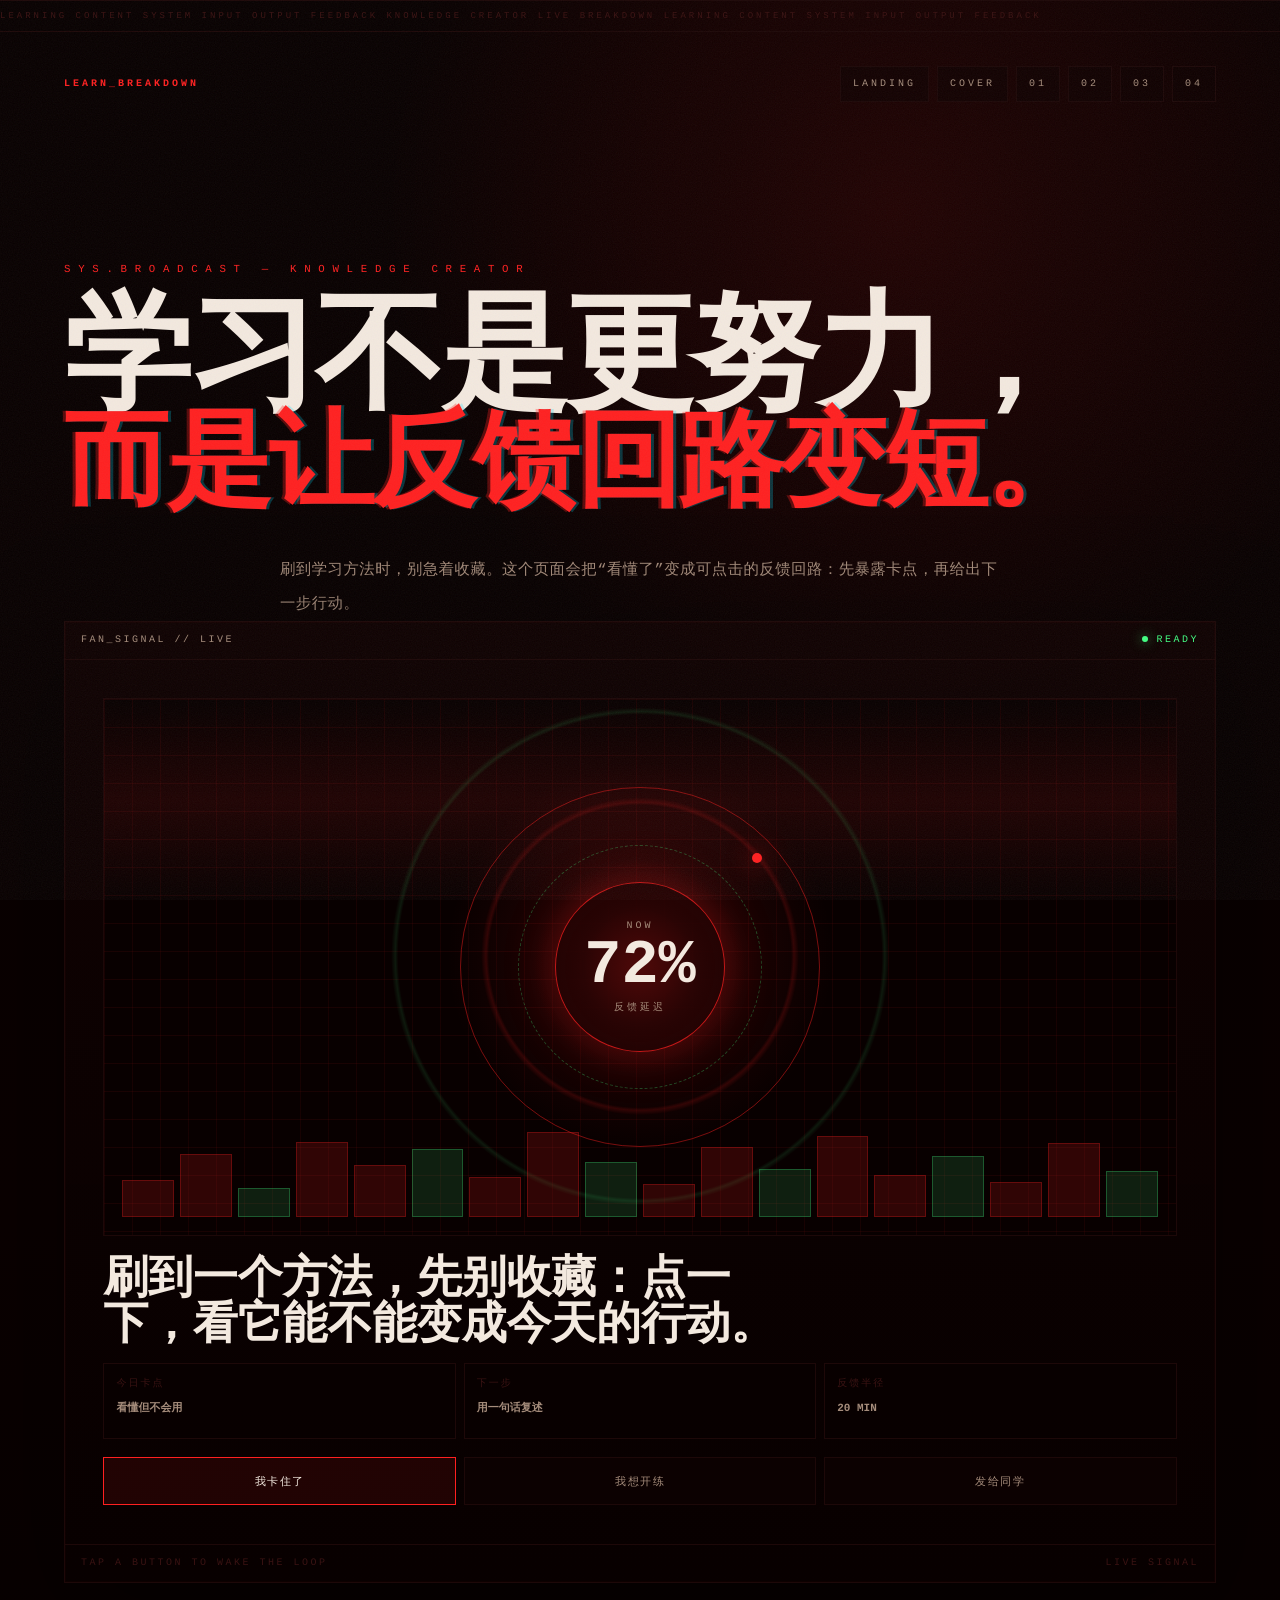
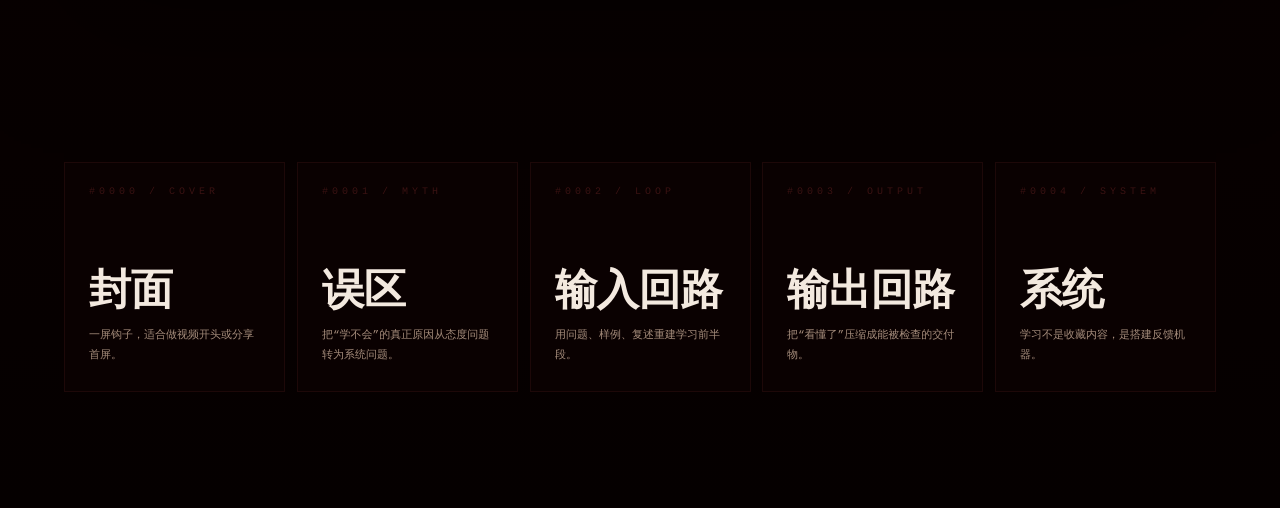
<file: index.html>
<!doctype html>
<html lang="zh-CN"><head>
  <meta charset="utf-8">
  <meta name="viewport" content="width=device-width, initial-scale=1">
  <title>学习内容拆解 · 入口</title>
  <meta name="theme-color" content="#080000">
  <link rel="stylesheet" href="styles.css">
</head>
<body>
  <main class="shell">
    <div class="ribbon"><span>LEARNING CONTENT SYSTEM  INPUT OUTPUT FEEDBACK  KNOWLEDGE CREATOR LIVE BREAKDOWN  LEARNING CONTENT SYSTEM  INPUT OUTPUT FEEDBACK  </span></div>
    <nav class="nav" aria-label="主导航">
      <strong>LEARN_BREAKDOWN</strong>
      <div class="nav-links">
        <a href="landing.html">Landing</a>
        <a href="cover.html">Cover</a>
        <a href="page-01-myth.html">01</a>
        <a href="page-02-loop.html">02</a>
        <a href="page-03-output.html">03</a>
        <a href="page-04-system.html">04</a>
      </div>
    </nav>

    <section class="hero split">
      <div>
        <div class="kicker">SYS.BROADCAST — KNOWLEDGE CREATOR</div>
        <h1 class="title">学习不是更努力，<br><span class="red">而是让反馈回路变短。</span></h1>
        <p class="subcopy">刷到学习方法时，别急着收藏。这个页面会把“看懂了”变成可点击的反馈回路：先暴露卡点，再给出下一步行动。</p>
      </div>
      <aside class="console" aria-label="粉丝互动学习信号">
        <div class="console-head"><span>FAN_SIGNAL // LIVE</span><span class="live" data-fan-live="">READY</span></div>
        <div class="console-body">
          <div class="fan-signal" data-fan-signal="">
            <div class="fan-panel">
              <div class="fan-ring" aria-hidden="true"></div>
              <div class="fan-core">
                <small>NOW</small>
                <strong data-fan-score="">72%</strong>
                <span data-fan-state="">反馈延迟</span>
              </div>
              <div class="fan-bars" aria-hidden="true">
                <span style="--i:1;--h:40%"></span><span style="--i:2;--h:68%"></span><span style="--i:3;--h:32%"></span>
                <span style="--i:4;--h:82%"></span><span style="--i:5;--h:56%"></span><span style="--i:6;--h:74%"></span>
                <span style="--i:7;--h:44%"></span><span style="--i:8;--h:92%"></span><span style="--i:9;--h:60%"></span>
                <span style="--i:10;--h:36%"></span><span style="--i:11;--h:76%"></span><span style="--i:12;--h:52%"></span>
                <span style="--i:13;--h:88%"></span><span style="--i:14;--h:46%"></span><span style="--i:15;--h:66%"></span>
                <span style="--i:16;--h:38%"></span><span style="--i:17;--h:80%"></span><span style="--i:18;--h:50%"></span>
              </div>
            </div>
            <div class="fan-caption" data-fan-caption="">刷到一个方法，先别收藏：点一下，看它能不能变成今天的行动。</div>
            <div class="fan-meta">
              <div class="fan-chip"><span>今日卡点</span><b data-fan-block="">看懂但不会用</b></div>
              <div class="fan-chip"><span>下一步</span><b data-fan-next="">用一句话复述</b></div>
              <div class="fan-chip"><span>反馈半径</span><b data-fan-radius="">20 MIN</b></div>
            </div>
            <div class="fan-actions" aria-label="学习状态切换">
              <button class="fan-action is-active" data-fan-mode="stuck">我卡住了</button>
              <button class="fan-action" data-fan-mode="ready">我想开练</button>
              <button class="fan-action" data-fan-mode="share">发给同学</button>
            </div>
          </div>
        </div>
        <div class="console-foot"><span data-fan-foot="">tap a button to wake the loop</span><span>live signal</span></div>
      </aside>
    </section>

    <section class="cards" aria-label="页面入口">
      <a class="screen-card" href="cover.html">
        <span class="idx">#0000 / COVER</span>
        <div>
          <h2>封面</h2>
          <p>一屏钩子，适合做视频开头或分享首屏。</p>
        </div>
      </a>
      <a class="screen-card" href="page-01-myth.html">
        <span class="idx">#0001 / MYTH</span>
        <div>
          <h2>误区</h2>
          <p>把“学不会”的真正原因从态度问题转为系统问题。</p>
        </div>
      </a>
      <a class="screen-card" href="page-02-loop.html">
        <span class="idx">#0002 / LOOP</span>
        <div>
          <h2>输入回路</h2>
          <p>用问题、样例、复述重建学习前半段。</p>
        </div>
      </a>
      <a class="screen-card" href="page-03-output.html">
        <span class="idx">#0003 / OUTPUT</span>
        <div>
          <h2>输出回路</h2>
          <p>把“看懂了”压缩成能被检查的交付物。</p>
        </div>
      </a>
      <a class="screen-card" href="page-04-system.html">
        <span class="idx">#0004 / SYSTEM</span>
        <div>
          <h2>系统</h2>
          <p>学习不是收藏内容，是搭建反馈机器。</p>
        </div>
      </a>
    </section>
  </main>
  <script src="behavior.js"></script>


</body></html>
</file>
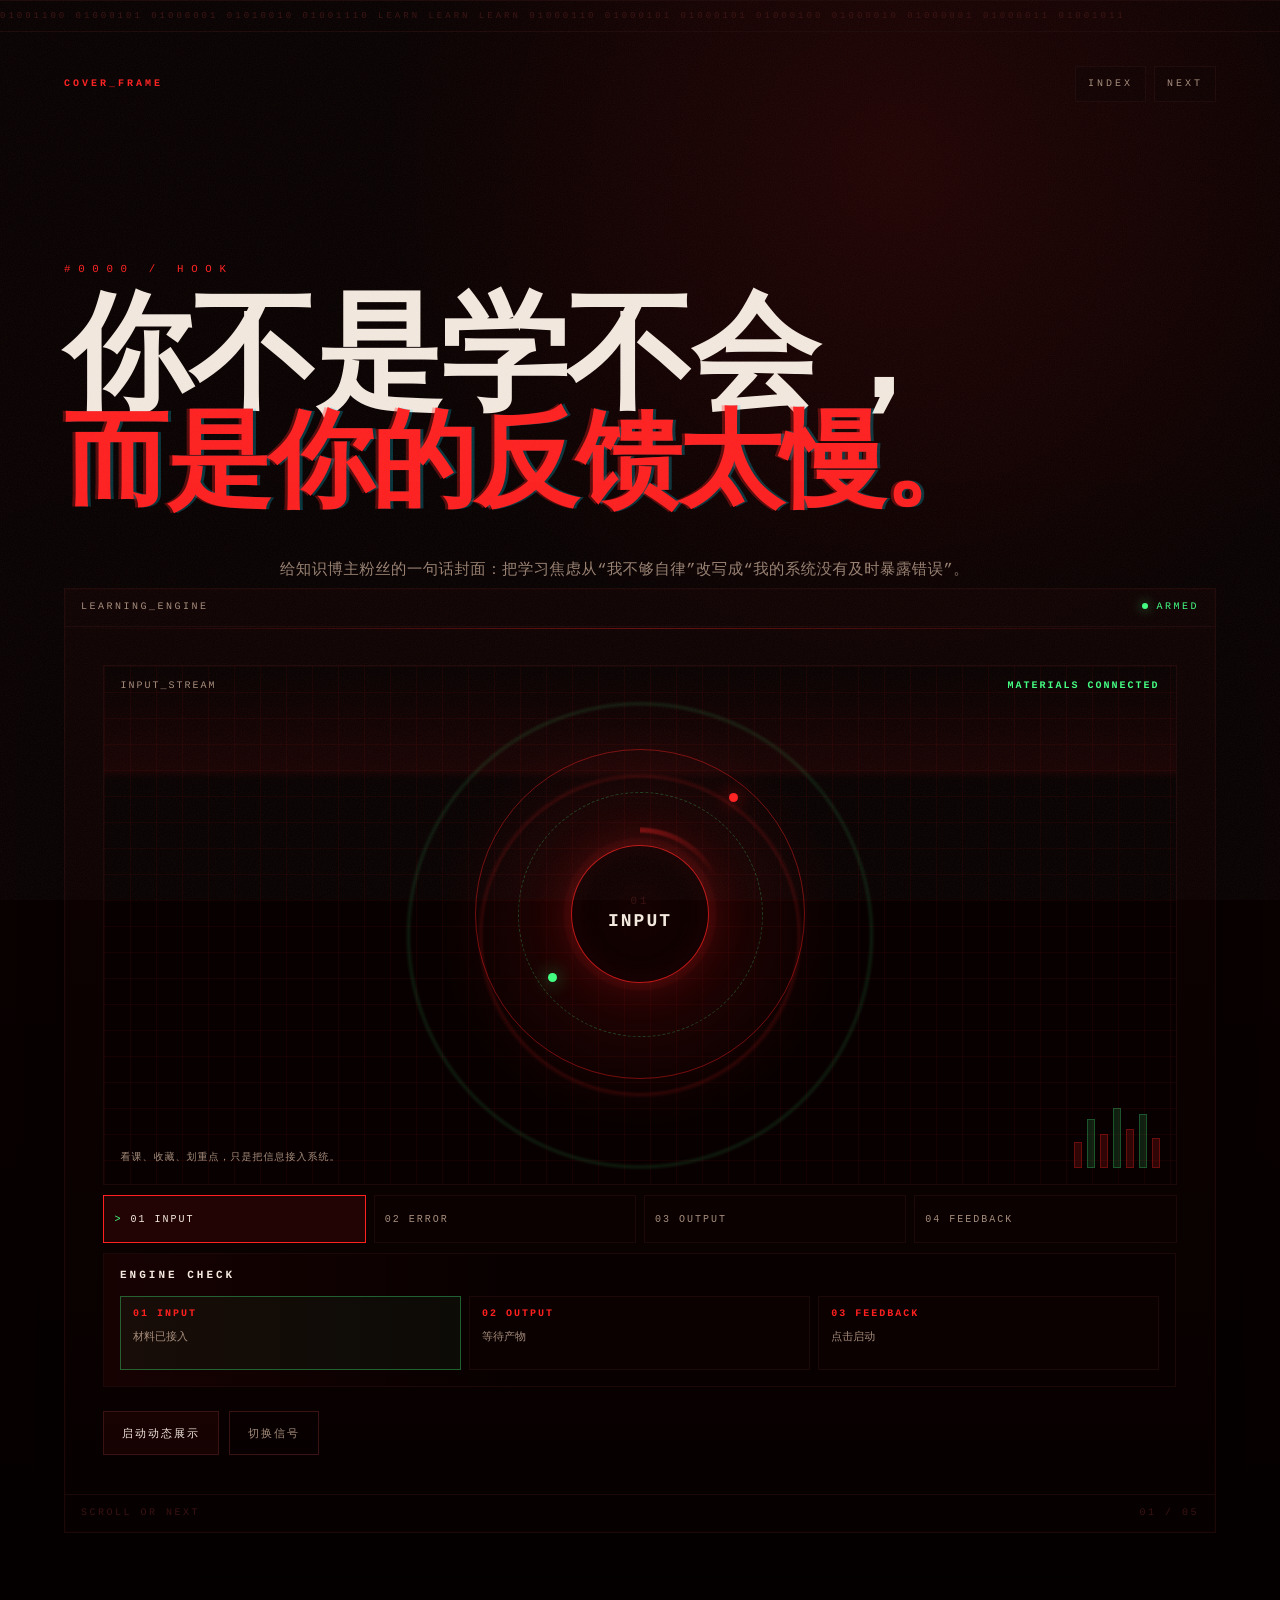
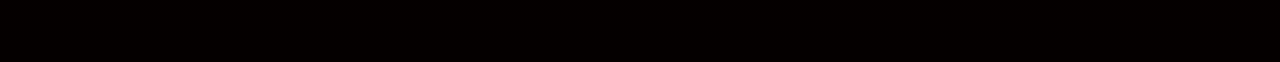
<file: cover.html>
<!doctype html>
<html lang="zh-CN">
<head>
  <meta charset="utf-8">
  <meta name="viewport" content="width=device-width, initial-scale=1">
  <title>封面 · 如何学习</title>
  <meta name="theme-color" content="#080000">
  <link rel="stylesheet" href="styles.css">
</head>
<body>
  <main class="shell">
    <div class="ribbon"><span>01001100 01000101 01000001 01010010 01001110  LEARN LEARN LEARN  01000110 01000101 01000101 01000100 01000010 01000001 01000011 01001011  </span></div>
    <nav class="nav">
      <strong>COVER_FRAME</strong>
      <div class="nav-links"><a href="index.html">Index</a><a href="page-01-myth.html">Next</a></div>
    </nav>
    <section class="hero split">
      <div>
        <div class="kicker">#0000 / HOOK</div>
        <h1 class="title">你不是学不会，<br><span class="red">而是你的反馈太慢。</span></h1>
        <p class="subcopy">给知识博主粉丝的一句话封面：把学习焦虑从“我不够自律”改写成“我的系统没有及时暴露错误”。</p>
      </div>
      <aside class="console signal-console" id="cover-engine" data-signal-console>
        <div class="console-head"><span>LEARNING_ENGINE</span><span class="live" data-signal-live>ARMED</span></div>
        <div class="console-body">
          <div class="signal-stage" aria-label="学习反馈动态展示">
            <div class="signal-readout">
              <span>INPUT_STREAM</span>
              <b data-signal-readout>等待启动</b>
            </div>
            <div class="signal-core" aria-hidden="true">
              <div class="signal-orbit orbit-a"></div>
              <div class="signal-orbit orbit-b"></div>
              <div class="signal-pulse"></div>
              <div class="signal-center">
                <span data-signal-index>00</span>
                <b data-signal-state>IDLE</b>
              </div>
              <div class="signal-scan"></div>
            </div>
            <div class="signal-bars">
              <span style="--h: 36%"></span>
              <span style="--h: 68%"></span>
              <span style="--h: 48%"></span>
              <span style="--h: 84%"></span>
              <span style="--h: 55%"></span>
              <span style="--h: 76%"></span>
              <span style="--h: 42%"></span>
            </div>
            <div class="signal-copy">
              <span data-signal-line>看课、收藏、划重点，只是把信息接入系统。</span>
            </div>
          </div>
          <div class="signal-controls" data-signal-controls>
            <button class="signal-node is-active" data-signal-step="0" data-state="INPUT" data-line="看课、收藏、划重点，只是把信息接入系统。" data-readout="materials connected">01 INPUT</button>
            <button class="signal-node" data-signal-step="1" data-state="ERROR" data-line="真正卡住的地方，是错误没有当天暴露。" data-readout="hidden errors found">02 ERROR</button>
            <button class="signal-node" data-signal-step="2" data-state="OUTPUT" data-line="复述、做题、交付，才会把理解压成证据。" data-readout="deliverable required">03 OUTPUT</button>
            <button class="signal-node" data-signal-step="3" data-state="FEEDBACK" data-line="学习速度，取决于反馈半径有多短。" data-readout="feedback loop online">04 FEEDBACK</button>
          </div>
          <div class="interaction-panel signal-check" id="cover-status">
            <h3>ENGINE CHECK</h3>
            <div class="status-grid">
              <div class="status-cell"><b>01 INPUT</b><span data-signal-cell="0">材料已接入</span></div>
              <div class="status-cell"><b>02 OUTPUT</b><span data-signal-cell="1">等待产物</span></div>
              <div class="status-cell"><b>03 FEEDBACK</b><span data-signal-cell="2">点击启动</span></div>
            </div>
          </div>
          <div class="action-row">
            <button class="button" data-signal-launch="#cover-engine" data-active-label="ENGINE ONLINE">启动动态展示</button>
            <button class="button secondary" data-signal-random="#cover-engine">切换信号</button>
          </div>
        </div>
        <div class="console-foot"><span>scroll or next</span><span>01 / 05</span></div>
      </aside>
    </section>
  </main>
  <script src="behavior.js"></script>
</body>
</html>
</file>
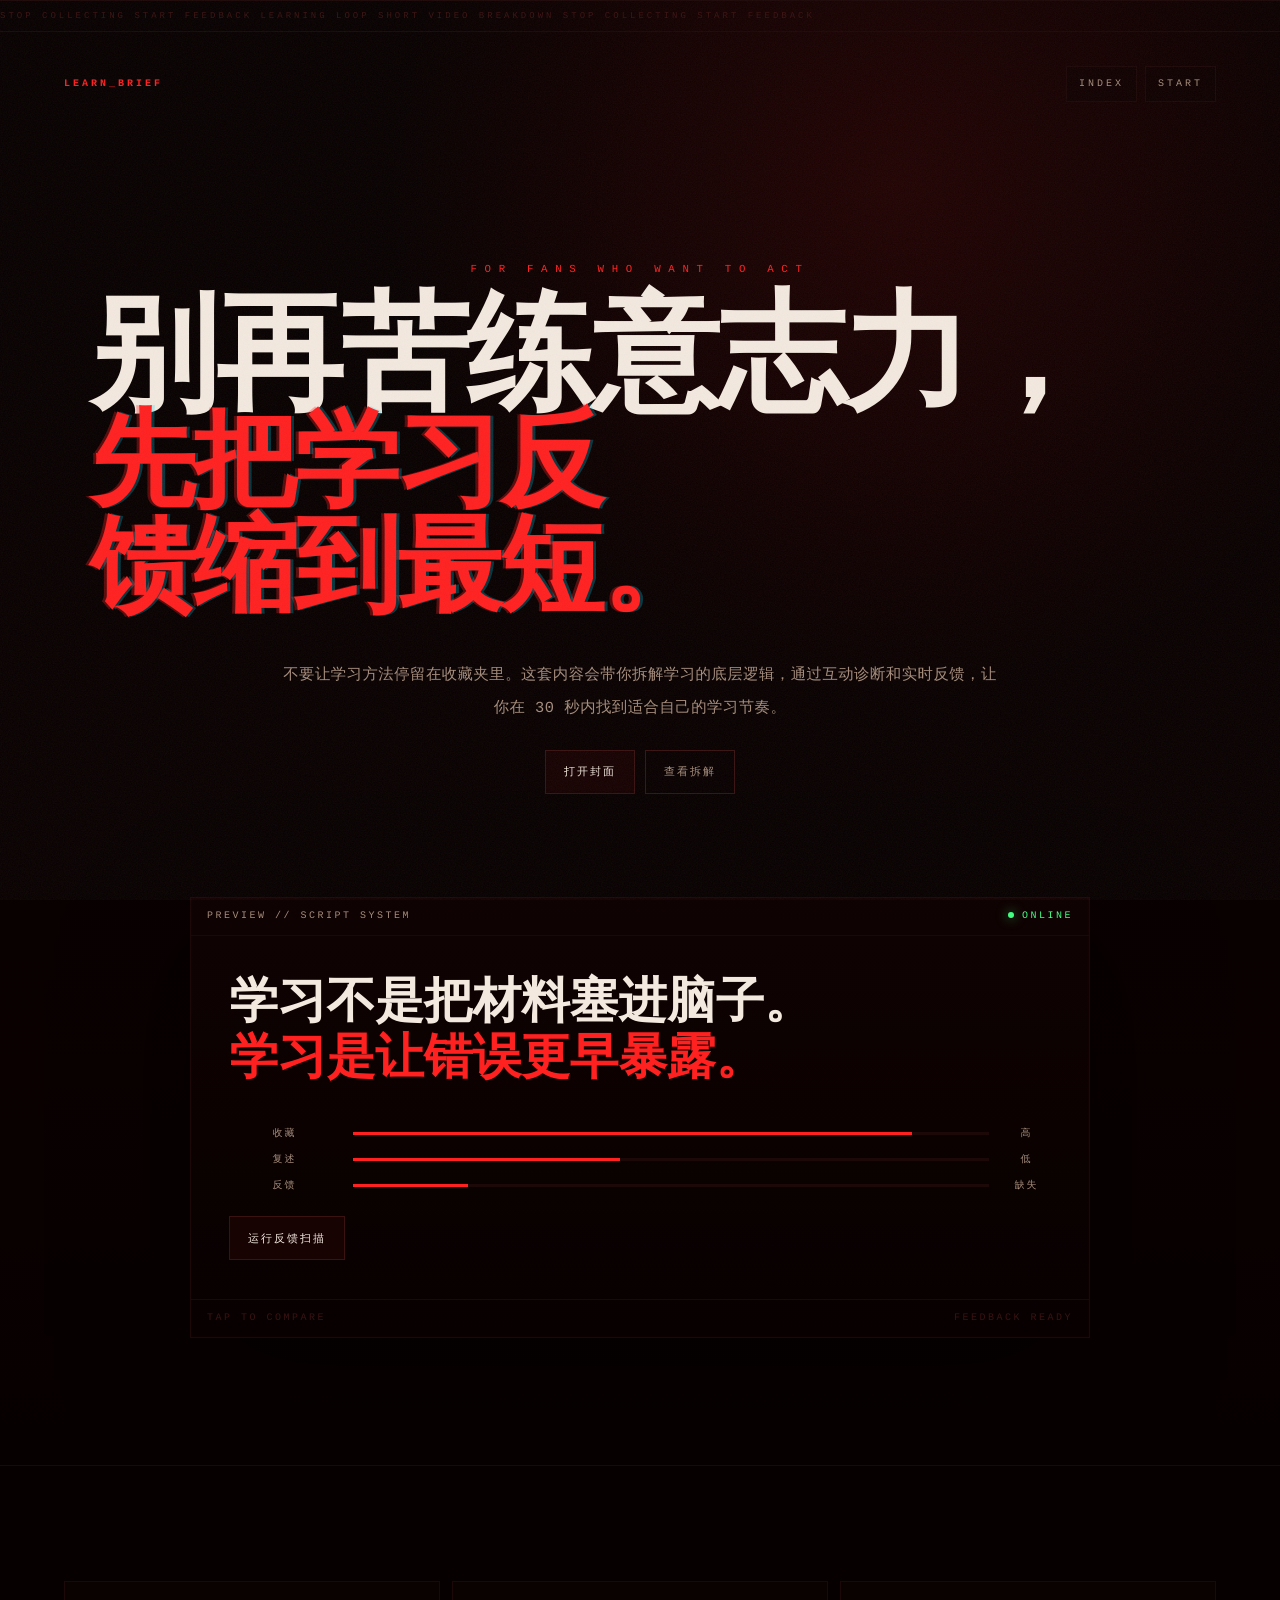
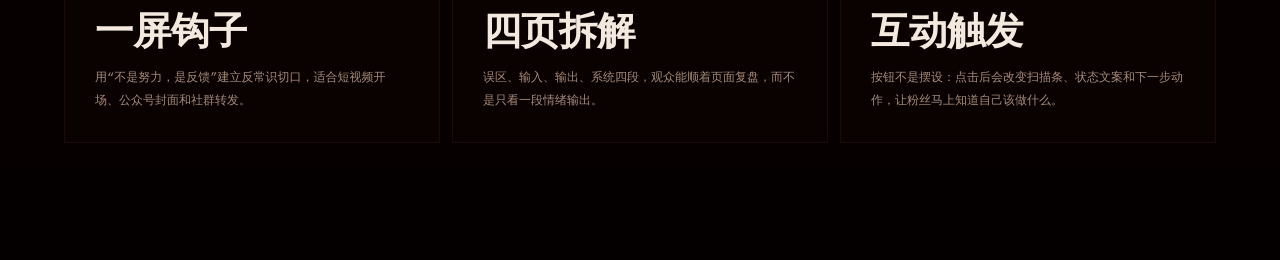
<file: landing.html>
<!doctype html>
<html lang="zh-CN">
<head>
  <meta charset="utf-8">
  <meta name="viewport" content="width=device-width, initial-scale=1">
  <title>如何学习 · 短视频内容拆解</title>
  <meta name="theme-color" content="#080000">
  <link rel="stylesheet" href="styles.css">
</head>
<body>
  <main class="shell">
    <div class="ribbon"><span>STOP COLLECTING START FEEDBACK  LEARNING LOOP  SHORT VIDEO BREAKDOWN  STOP COLLECTING START FEEDBACK  </span></div>
    <nav class="nav" aria-label="主导航">
      <strong>LEARN_BRIEF</strong>
      <div class="nav-links">
        <a href="index.html">Index</a>
        <a href="cover.html">Start</a>
      </div>
    </nav>
    <section class="hero full">
      <div class="hero-content">
        <div class="kicker">FOR FANS WHO WANT TO ACT</div>
        <h1 class="title">别再苦练意志力，<br><span class="red">先把学习反馈缩到最短。</span></h1>
        <p class="subcopy">不要让学习方法停留在收藏夹里。这套内容会带你拆解学习的底层逻辑，通过互动诊断和实时反馈，让你在 30 秒内找到适合自己的学习节奏。</p>
        <div class="action-row" style="justify-content: center;">
          <a class="button" href="cover.html">打开封面</a>
          <a class="button secondary" href="page-01-myth.html">查看拆解</a>
        </div>
      </div>
      <aside class="console">
        <div class="console-head"><span>PREVIEW // SCRIPT SYSTEM</span><span class="live">ONLINE</span></div>
        <div class="console-body">
          <div class="quote">学习不是把材料塞进脑子。<br><strong>学习是让错误更早暴露。</strong></div>
          <div class="meter" id="landing-scan">
            <div class="meter-row"><span>收藏</span><span class="bar"><i data-meter-bar data-idle="88%" data-active="34%" style="--w: 88%"></i></span><span data-meter-label data-active="降噪">高</span></div>
            <div class="meter-row"><span>复述</span><span class="bar"><i data-meter-bar data-idle="42%" data-active="76%" style="--w: 42%"></i></span><span data-meter-label data-active="提升">低</span></div>
            <div class="meter-row"><span>反馈</span><span class="bar"><i data-meter-bar data-idle="18%" data-active="91%" style="--w: 18%"></i></span><span data-meter-label data-active="就绪">缺失</span></div>
          </div>
          <div class="action-row">
            <button class="button" data-run-meters="#landing-scan" data-active-label="SCAN COMPLETE">运行反馈扫描</button>
          </div>
        </div>
        <div class="console-foot"><span>tap to compare</span><span>feedback ready</span></div>
      </aside>
    </section>
    <section class="landing-band">
      <div class="features">
        <article class="feature">
          <h3>一屏钩子</h3>
          <p>用“不是努力，是反馈”建立反常识切口，适合短视频开场、公众号封面和社群转发。</p>
        </article>
        <article class="feature">
          <h3>四页拆解</h3>
          <p>误区、输入、输出、系统四段，观众能顺着页面复盘，而不是只看一段情绪输出。</p>
        </article>
        <article class="feature">
          <h3>互动触发</h3>
          <p>按钮不是摆设：点击后会改变扫描条、状态文案和下一步动作，让粉丝马上知道自己该做什么。</p>
        </article>
      </div>
    </section>
  </main>
  <script src="behavior.js"></script>
</body>
</html>
</file>
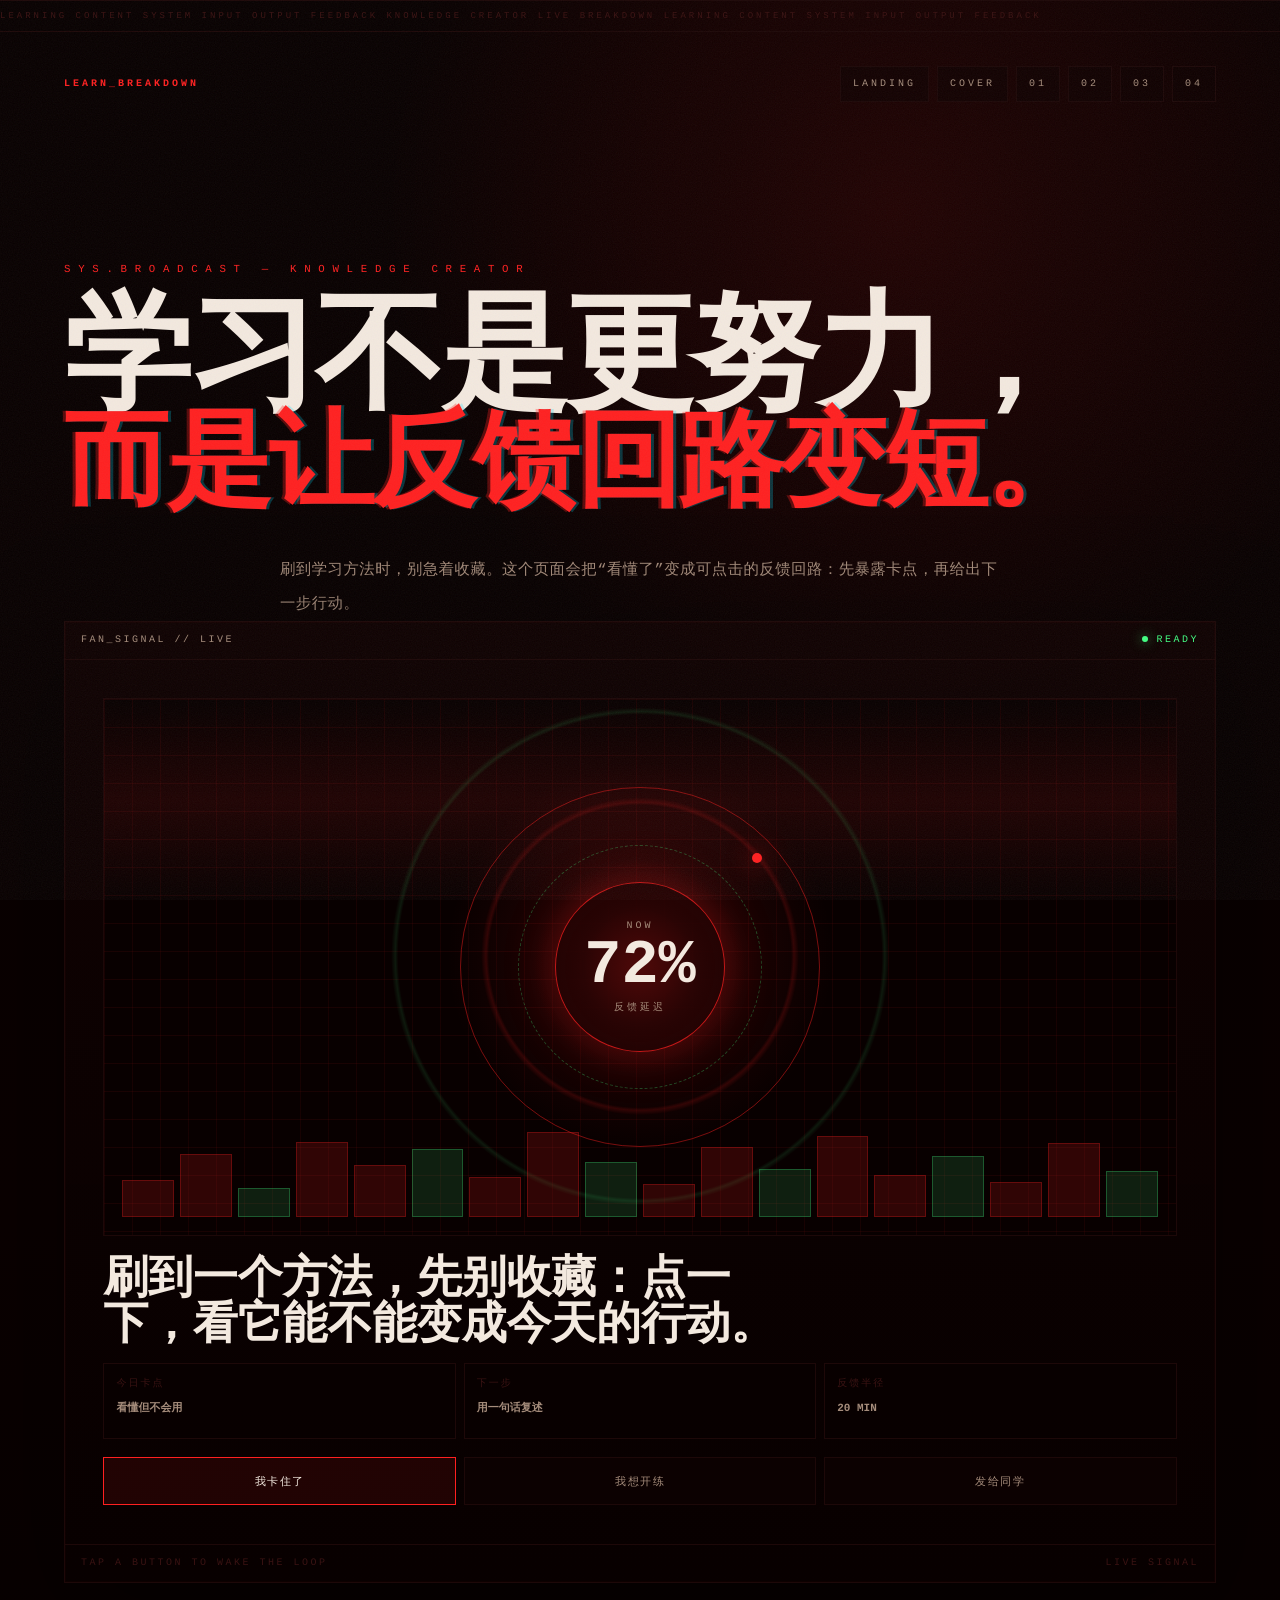
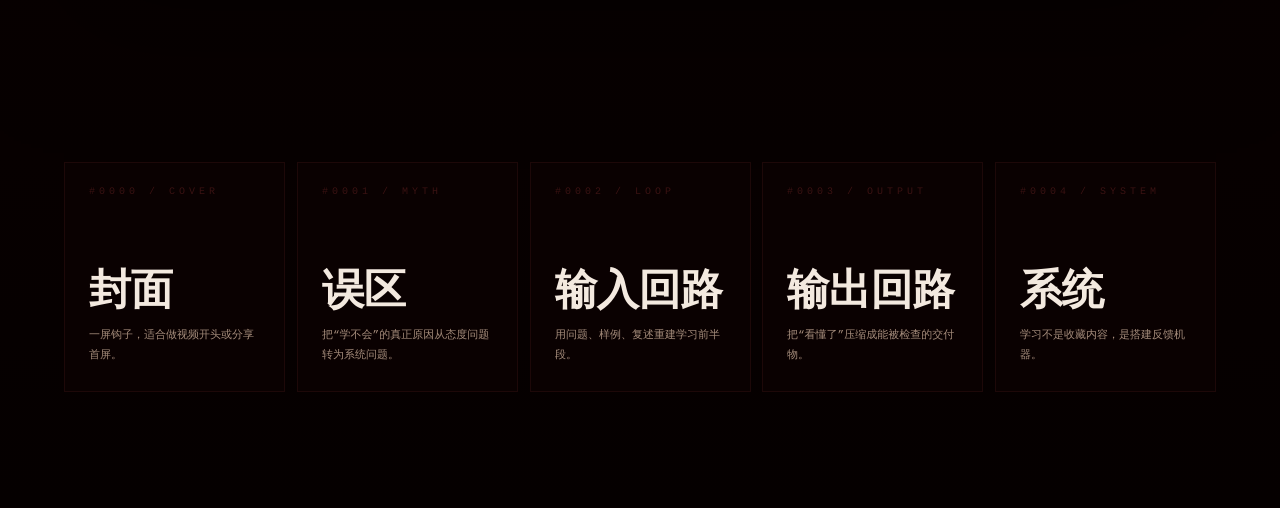
<file: learning-content-breakdown.html>
<!doctype html>
<html lang="zh-CN">
<head>
  <meta charset="utf-8">
  <meta name="viewport" content="width=device-width, initial-scale=1">
  <title>学习内容拆解 · 入口</title>
  <meta name="theme-color" content="#080000">
  <link rel="stylesheet" href="styles.css">
</head>
<body>
  <main class="shell">
    <div class="ribbon"><span>LEARNING CONTENT SYSTEM  INPUT OUTPUT FEEDBACK  KNOWLEDGE CREATOR LIVE BREAKDOWN  LEARNING CONTENT SYSTEM  INPUT OUTPUT FEEDBACK  </span></div>
    <nav class="nav" aria-label="主导航">
      <strong>LEARN_BREAKDOWN</strong>
      <div class="nav-links">
        <a href="landing.html">Landing</a>
        <a href="cover.html">Cover</a>
        <a href="page-01-myth.html">01</a>
        <a href="page-02-loop.html">02</a>
        <a href="page-03-output.html">03</a>
        <a href="page-04-system.html">04</a>
      </div>
    </nav>

    <section class="hero split">
      <div>
        <div class="kicker">SYS.BROADCAST — KNOWLEDGE CREATOR</div>
        <h1 class="title">学习不是更努力，<br><span class="red">而是让反馈回路变短。</span></h1>
        <p class="subcopy">刷到学习方法时，别急着收藏。这个页面会把“看懂了”变成可点击的反馈回路：先暴露卡点，再给出下一步行动。</p>
      </div>
      <aside class="console" aria-label="粉丝互动学习信号">
        <div class="console-head"><span>FAN_SIGNAL // LIVE</span><span class="live" data-fan-live="">READY</span></div>
        <div class="console-body">
          <div class="fan-signal" data-fan-signal="">
            <div class="fan-panel">
              <div class="fan-ring" aria-hidden="true"></div>
              <div class="fan-core">
                <small>NOW</small>
                <strong data-fan-score="">72%</strong>
                <span data-fan-state="">反馈延迟</span>
              </div>
              <div class="fan-bars" aria-hidden="true">
                <span style="--i:1;--h:40%"></span><span style="--i:2;--h:68%"></span><span style="--i:3;--h:32%"></span>
                <span style="--i:4;--h:82%"></span><span style="--i:5;--h:56%"></span><span style="--i:6;--h:74%"></span>
                <span style="--i:7;--h:44%"></span><span style="--i:8;--h:92%"></span><span style="--i:9;--h:60%"></span>
                <span style="--i:10;--h:36%"></span><span style="--i:11;--h:76%"></span><span style="--i:12;--h:52%"></span>
                <span style="--i:13;--h:88%"></span><span style="--i:14;--h:46%"></span><span style="--i:15;--h:66%"></span>
                <span style="--i:16;--h:38%"></span><span style="--i:17;--h:80%"></span><span style="--i:18;--h:50%"></span>
              </div>
            </div>
            <div class="fan-caption" data-fan-caption="">刷到一个方法，先别收藏：点一下，看它能不能变成今天的行动。</div>
            <div class="fan-meta">
              <div class="fan-chip"><span>今日卡点</span><b data-fan-block="">看懂但不会用</b></div>
              <div class="fan-chip"><span>下一步</span><b data-fan-next="">用一句话复述</b></div>
              <div class="fan-chip"><span>反馈半径</span><b data-fan-radius="">20 MIN</b></div>
            </div>
            <div class="fan-actions" aria-label="学习状态切换">
              <button class="fan-action is-active" data-fan-mode="stuck">我卡住了</button>
              <button class="fan-action" data-fan-mode="ready">我想开练</button>
              <button class="fan-action" data-fan-mode="share">发给同学</button>
            </div>
          </div>
        </div>
        <div class="console-foot"><span data-fan-foot="">tap a button to wake the loop</span><span>live signal</span></div>
      </aside>
    </section>

    <section class="cards" aria-label="页面入口">
      <a class="screen-card" href="cover.html">
        <span class="idx">#0000 / COVER</span>
        <div>
          <h2>封面</h2>
          <p>一屏钩子，适合做视频开头或分享首屏。</p>
        </div>
      </a>
      <a class="screen-card" href="page-01-myth.html">
        <span class="idx">#0001 / MYTH</span>
        <div>
          <h2>误区</h2>
          <p>把“学不会”的真正原因从态度问题转为系统问题。</p>
        </div>
      </a>
      <a class="screen-card" href="page-02-loop.html">
        <span class="idx">#0002 / LOOP</span>
        <div>
          <h2>输入回路</h2>
          <p>用问题、样例、复述重建学习前半段。</p>
        </div>
      </a>
      <a class="screen-card" href="page-03-output.html">
        <span class="idx">#0003 / OUTPUT</span>
        <div>
          <h2>输出回路</h2>
          <p>把“看懂了”压缩成能被检查的交付物。</p>
        </div>
      </a>
      <a class="screen-card" href="page-04-system.html">
        <span class="idx">#0004 / SYSTEM</span>
        <div>
          <h2>系统</h2>
          <p>学习不是收藏内容，是搭建反馈机器。</p>
        </div>
      </a>
    </section>
  </main>
  <script src="behavior.js"></script>
</body>
</html>
</file>
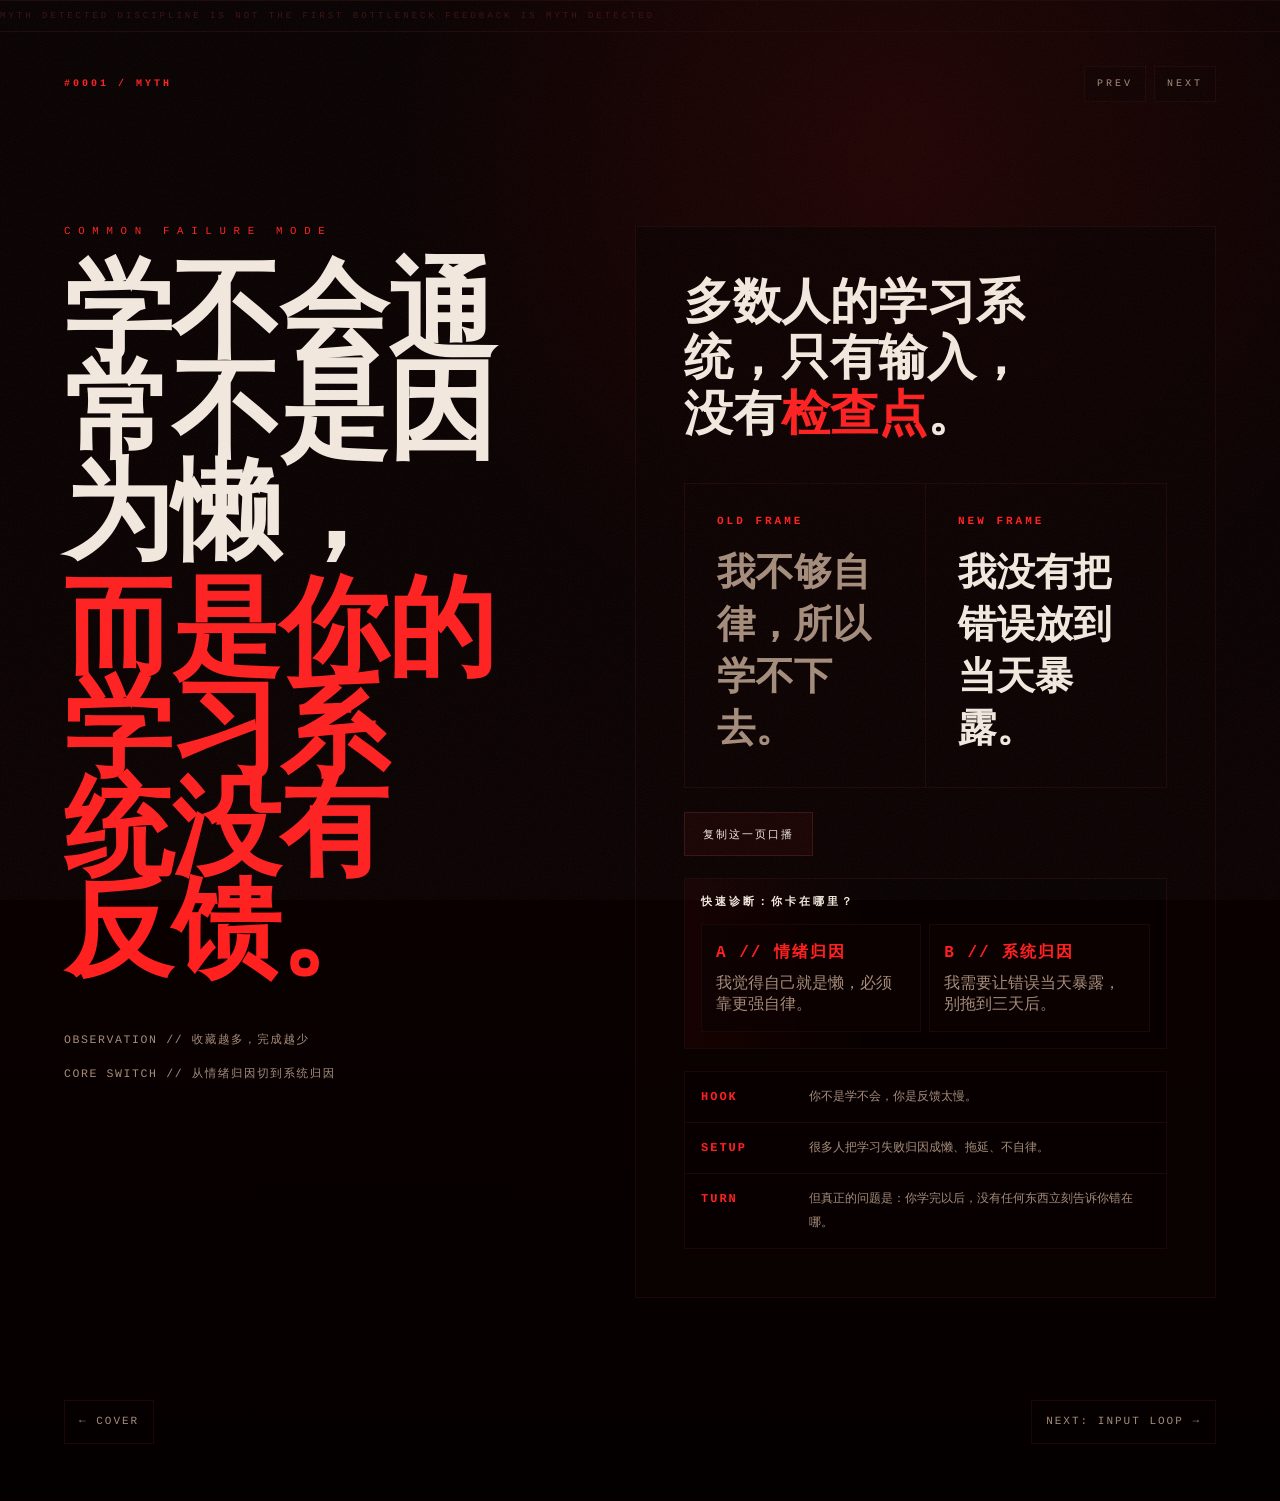
<file: page-01-myth.html>
<!doctype html>
<html lang="zh-CN"><head>
  <meta charset="utf-8">
  <meta name="viewport" content="width=device-width, initial-scale=1">
  <title>01 误区 · 如何学习</title>
  <meta name="theme-color" content="#080000">
  <link rel="stylesheet" href="styles.css">
</head>
<body>
  <main class="shell">
    <div class="ribbon"><span>MYTH DETECTED  DISCIPLINE IS NOT THE FIRST BOTTLENECK  FEEDBACK IS  MYTH DETECTED  </span></div>
    <nav class="nav"><strong>#0001 / MYTH</strong><div class="nav-links"><a href="cover.html">Prev</a><a href="page-02-loop.html">Next</a></div></nav>
    <section class="stage page-grid">
      <div class="reveal-item" style="--reveal-index: 1;">
        <div class="kicker">COMMON FAILURE MODE</div>
        <h1 class="page-title">学不会通常不是因为懒，<br><span class="mark">而是你的学习系统没有反馈。</span></h1>
        <div class="meta-stack">
          <span>OBSERVATION // 收藏越多，完成越少</span>
          <span>CORE SWITCH // 从情绪归因切到系统归因</span>
        </div>
      </div>
      <div class="panel panel-pad reveal-item" style="--reveal-index: 2;">
        <div class="quote">多数人的学习系统，只有输入，没有<strong>检查点</strong>。</div>
        <div class="compare">
          <div class="bad">
            <h3>OLD FRAME</h3>
            <p>我不够自律，所以学不下去。</p>
          </div>
          <div class="good">
            <h3>NEW FRAME</h3>
            <p>我没有把错误放到当天暴露。</p>
          </div>
        </div>
        <div class="action-row">
          <button class="button" data-copy="#myth-copy">复制这一页口播</button>
        </div>
        <div class="interaction-panel">
          <h3>快速诊断：你卡在哪里？</h3>
          <div class="choice-grid" data-choice-group="">
            <button class="choice-card" data-choice-result="#choice-emotion"><b>A // 情绪归因</b><span>我觉得自己就是懒，必须靠更强自律。</span></button>
            <button class="choice-card" data-choice-result="#choice-system"><b>B // 系统归因</b><span>我需要让错误当天暴露，别拖到三天后。</span></button>
          </div>
          <div class="choice-result" id="choice-emotion"><b>DIAGNOSIS</b><span>情绪归因会继续增加内耗。把问题改写成一个可检查动作：今天学完后交付什么？谁能看？多久反馈？</span></div>
          <div class="choice-result" id="choice-system"><b>DIAGNOSIS</b><span>方向正确。下一步不是多收藏一条内容，而是立刻做一个小产物，让反馈发生。</span></div>
        </div>
        <div id="myth-copy" class="script-box" aria-label="口播文案">
          <div class="line"><b>HOOK</b><span>你不是学不会，你是反馈太慢。</span></div>
          <div class="line"><b>SETUP</b><span>很多人把学习失败归因成懒、拖延、不自律。</span></div>
          <div class="line"><b>TURN</b><span>但真正的问题是：你学完以后，没有任何东西立刻告诉你错在哪。</span></div>
        </div>
      </div>
    </section>
    <footer class="footer-nav"><a href="cover.html">← COVER</a><a href="page-02-loop.html">NEXT: INPUT LOOP →</a></footer>
  </main>
  <script src="behavior.js"></script>


</body></html>
</file>
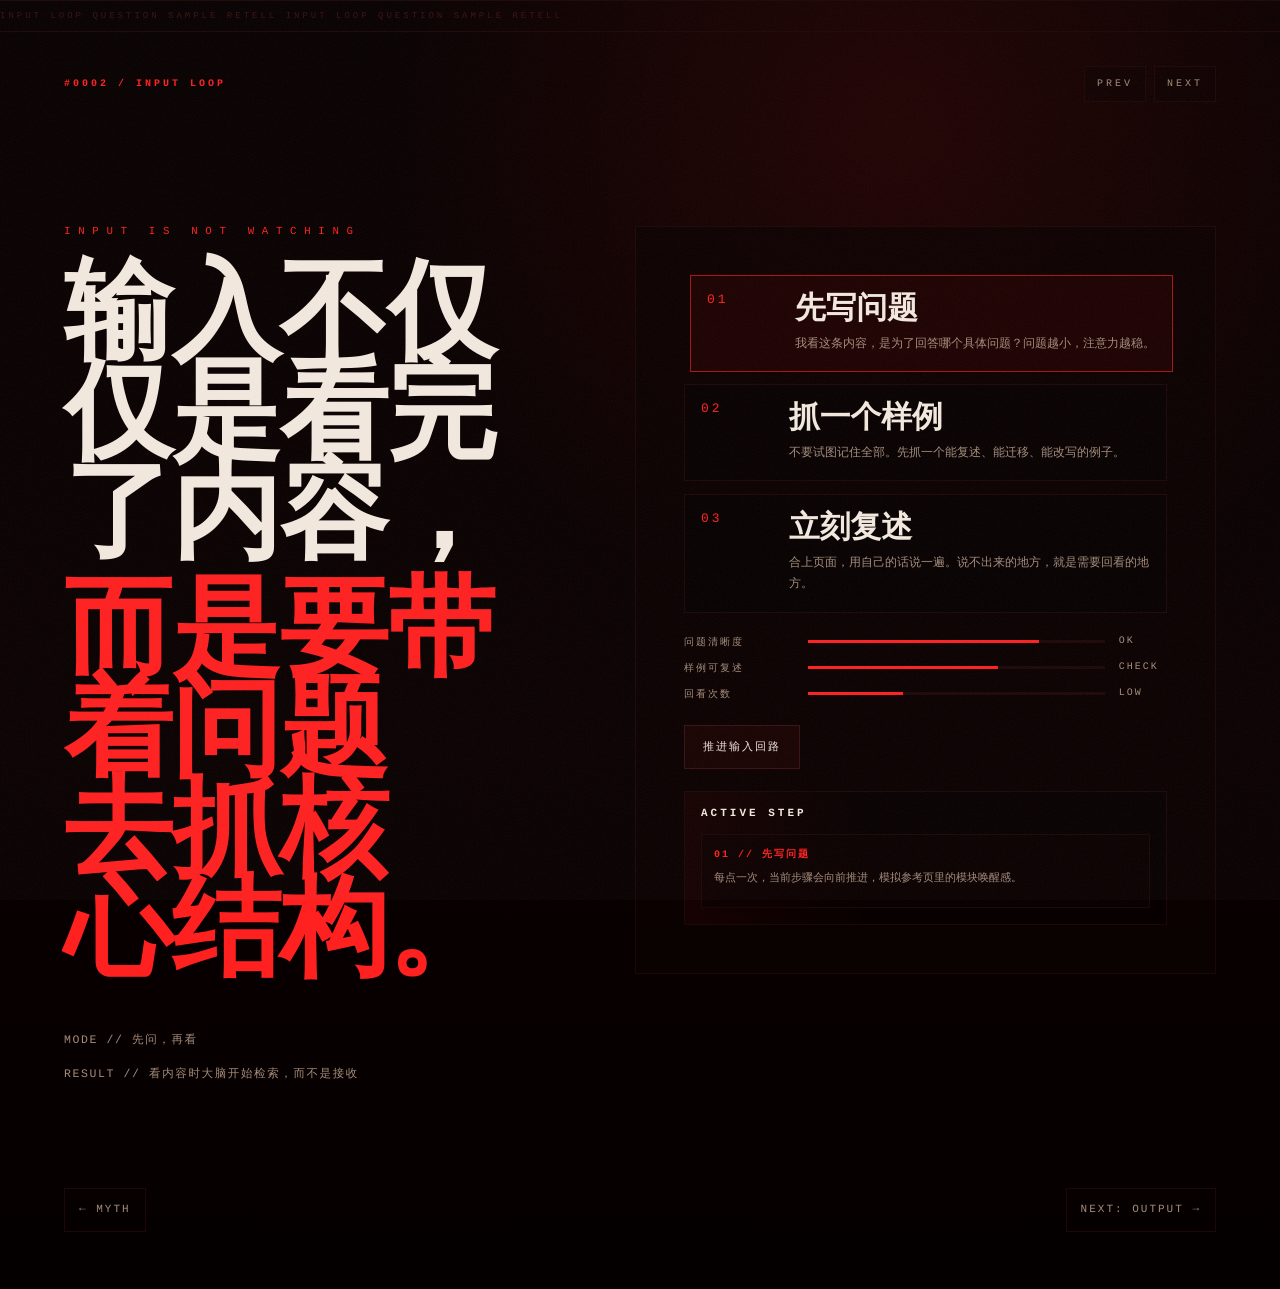
<file: page-02-loop.html>
<!doctype html>
<html lang="zh-CN">
<head>
  <meta charset="utf-8">
  <meta name="viewport" content="width=device-width, initial-scale=1">
  <title>02 输入回路 · 如何学习</title>
  <meta name="theme-color" content="#080000">
  <link rel="stylesheet" href="styles.css">
</head>
<body>
  <main class="shell">
    <div class="ribbon"><span>INPUT LOOP  QUESTION SAMPLE RETELL  INPUT LOOP  QUESTION SAMPLE RETELL  </span></div>
    <nav class="nav"><strong>#0002 / INPUT LOOP</strong><div class="nav-links"><a href="page-01-myth.html">Prev</a><a href="page-03-output.html">Next</a></div></nav>
    <section class="stage page-grid">
      <div class="reveal-item" style="--reveal-index: 1;">
        <div class="kicker">INPUT IS NOT WATCHING</div>
        <h1 class="page-title">输入不仅仅是看完了内容，<br><span class="mark">而是要带着问题去抓核心结构。</span></h1>
        <div class="meta-stack">
          <span>MODE // 先问，再看</span>
          <span>RESULT // 看内容时大脑开始检索，而不是接收</span>
        </div>
      </div>
      <div class="panel panel-pad reveal-item" style="--reveal-index: 2;">
        <div class="timeline" id="input-state">
          <article class="step is-active" data-step-item>
            <span class="num">01</span>
            <div><h3>先写问题</h3><p>我看这条内容，是为了回答哪个具体问题？问题越小，注意力越稳。</p></div>
          </article>
          <article class="step" data-step-item>
            <span class="num">02</span>
            <div><h3>抓一个样例</h3><p>不要试图记住全部。先抓一个能复述、能迁移、能改写的例子。</p></div>
          </article>
          <article class="step" data-step-item>
            <span class="num">03</span>
            <div><h3>立刻复述</h3><p>合上页面，用自己的话说一遍。说不出来的地方，就是需要回看的地方。</p></div>
          </article>
        </div>
        <div class="meter">
          <div class="meter-row"><span>问题清晰度</span><span class="bar"><i style="--w: 78%"></i></span><span>OK</span></div>
          <div class="meter-row"><span>样例可复述</span><span class="bar"><i style="--w: 64%"></i></span><span>CHECK</span></div>
          <div class="meter-row"><span>回看次数</span><span class="bar"><i style="--w: 32%"></i></span><span>LOW</span></div>
        </div>
        <div class="action-row">
          <button class="button" data-stepper="#input-state" data-step-label="#input-step-label">推进输入回路</button>
        </div>
        <div class="interaction-panel">
          <h3>ACTIVE STEP</h3>
          <div class="status-cell"><b id="input-step-label">01 // 先写问题</b><span>每点一次，当前步骤会向前推进，模拟参考页里的模块唤醒感。</span></div>
        </div>
      </div>
    </section>
    <footer class="footer-nav"><a href="page-01-myth.html">← MYTH</a><a href="page-03-output.html">NEXT: OUTPUT →</a></footer>
  </main>
  <script src="behavior.js"></script>
</body>
</html>
</file>
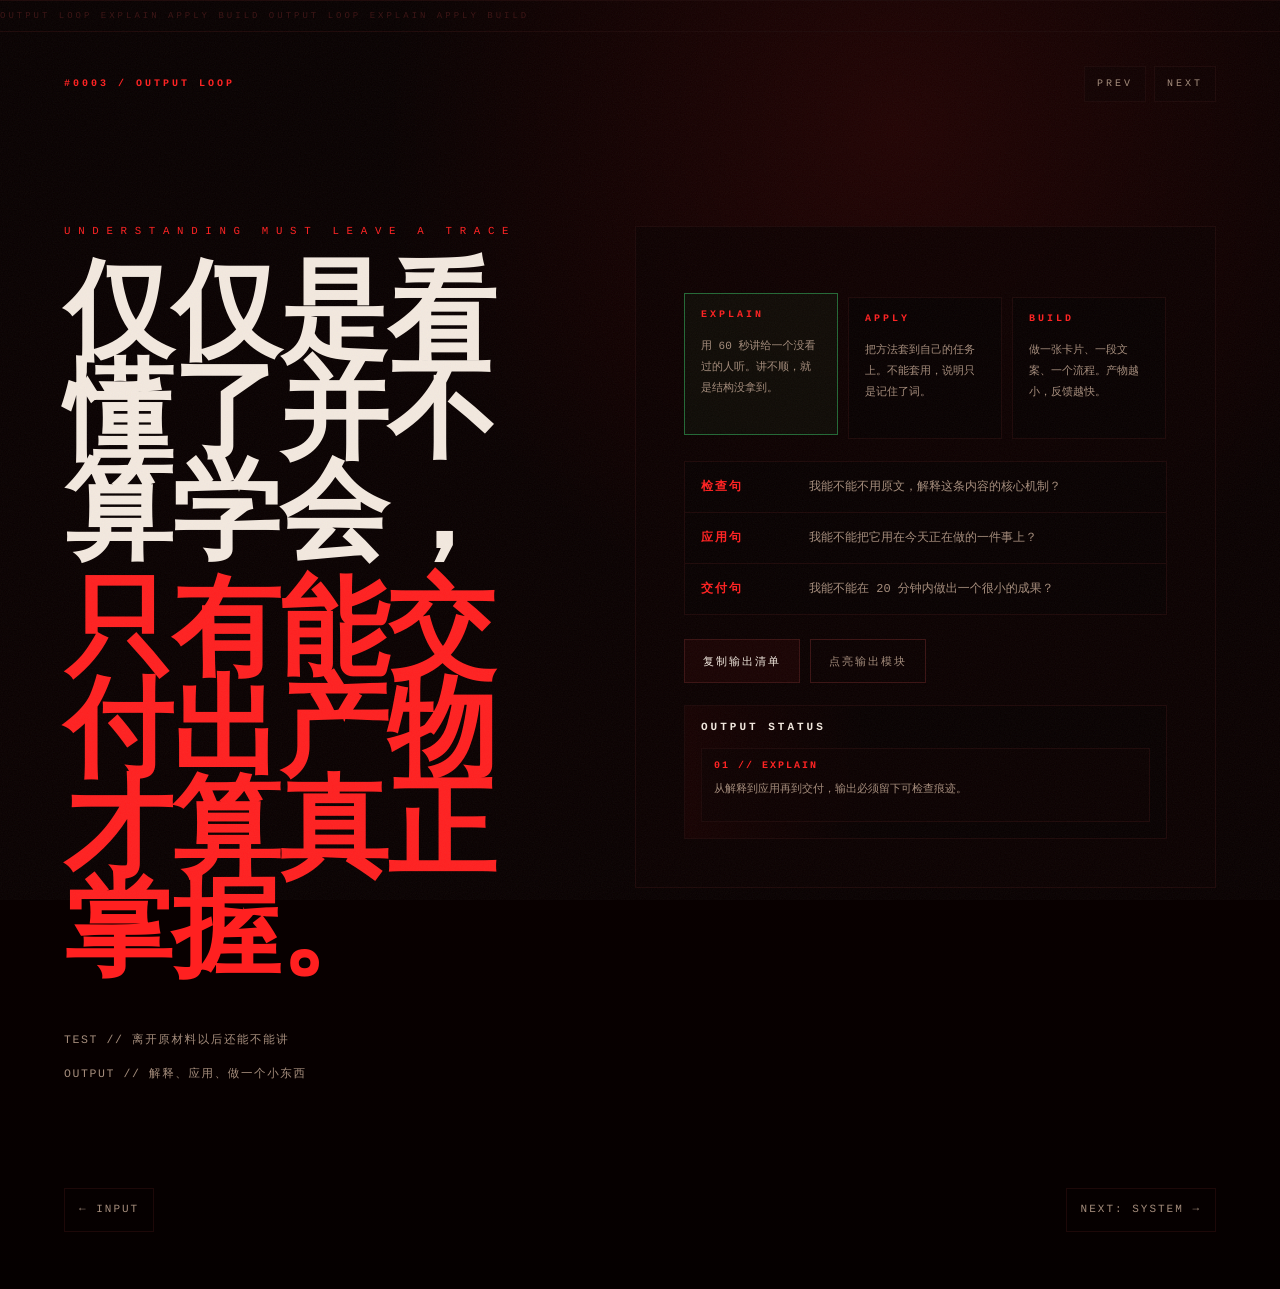
<file: page-03-output.html>
<!doctype html>
<html lang="zh-CN">
<head>
  <meta charset="utf-8">
  <meta name="viewport" content="width=device-width, initial-scale=1">
  <title>03 输出回路 · 如何学习</title>
  <meta name="theme-color" content="#080000">
  <link rel="stylesheet" href="styles.css">
</head>
<body>
  <main class="shell">
    <div class="ribbon"><span>OUTPUT LOOP  EXPLAIN APPLY BUILD  OUTPUT LOOP  EXPLAIN APPLY BUILD  </span></div>
    <nav class="nav"><strong>#0003 / OUTPUT LOOP</strong><div class="nav-links"><a href="page-02-loop.html">Prev</a><a href="page-04-system.html">Next</a></div></nav>
    <section class="stage page-grid">
      <div class="reveal-item" style="--reveal-index: 1;">
        <div class="kicker">UNDERSTANDING MUST LEAVE A TRACE</div>
        <h1 class="page-title">仅仅是看懂了并不算学会，<br><span class="mark">只有能交付出产物才算真正掌握。</span></h1>
        <div class="meta-stack">
          <span>TEST // 离开原材料以后还能不能讲</span>
          <span>OUTPUT // 解释、应用、做一个小东西</span>
        </div>
      </div>
      <div class="panel panel-pad reveal-item" style="--reveal-index: 2;">
        <div class="module-grid" id="output-modules">
          <article class="mini is-active" data-step-item>
            <b>EXPLAIN</b>
            <p>用 60 秒讲给一个没看过的人听。讲不顺，就是结构没拿到。</p>
          </article>
          <article class="mini" data-step-item>
            <b>APPLY</b>
            <p>把方法套到自己的任务上。不能套用，说明只是记住了词。</p>
          </article>
          <article class="mini" data-step-item>
            <b>BUILD</b>
            <p>做一张卡片、一段文案、一个流程。产物越小，反馈越快。</p>
          </article>
        </div>
        <div class="script-box" id="output-copy">
          <div class="line"><b>检查句</b><span>我能不能不用原文，解释这条内容的核心机制？</span></div>
          <div class="line"><b>应用句</b><span>我能不能把它用在今天正在做的一件事上？</span></div>
          <div class="line"><b>交付句</b><span>我能不能在 20 分钟内做出一个很小的成果？</span></div>
        </div>
        <div class="action-row">
          <button class="button" data-copy="#output-copy">复制输出清单</button>
          <button class="button secondary" data-stepper="#output-modules" data-step-label="#output-step-label">点亮输出模块</button>
        </div>
        <div class="interaction-panel">
          <h3>OUTPUT STATUS</h3>
          <div class="status-cell"><b id="output-step-label">01 // EXPLAIN</b><span>从解释到应用再到交付，输出必须留下可检查痕迹。</span></div>
        </div>
      </div>
    </section>
    <footer class="footer-nav"><a href="page-02-loop.html">← INPUT</a><a href="page-04-system.html">NEXT: SYSTEM →</a></footer>
  </main>
  <script src="behavior.js"></script>
</body>
</html>
</file>
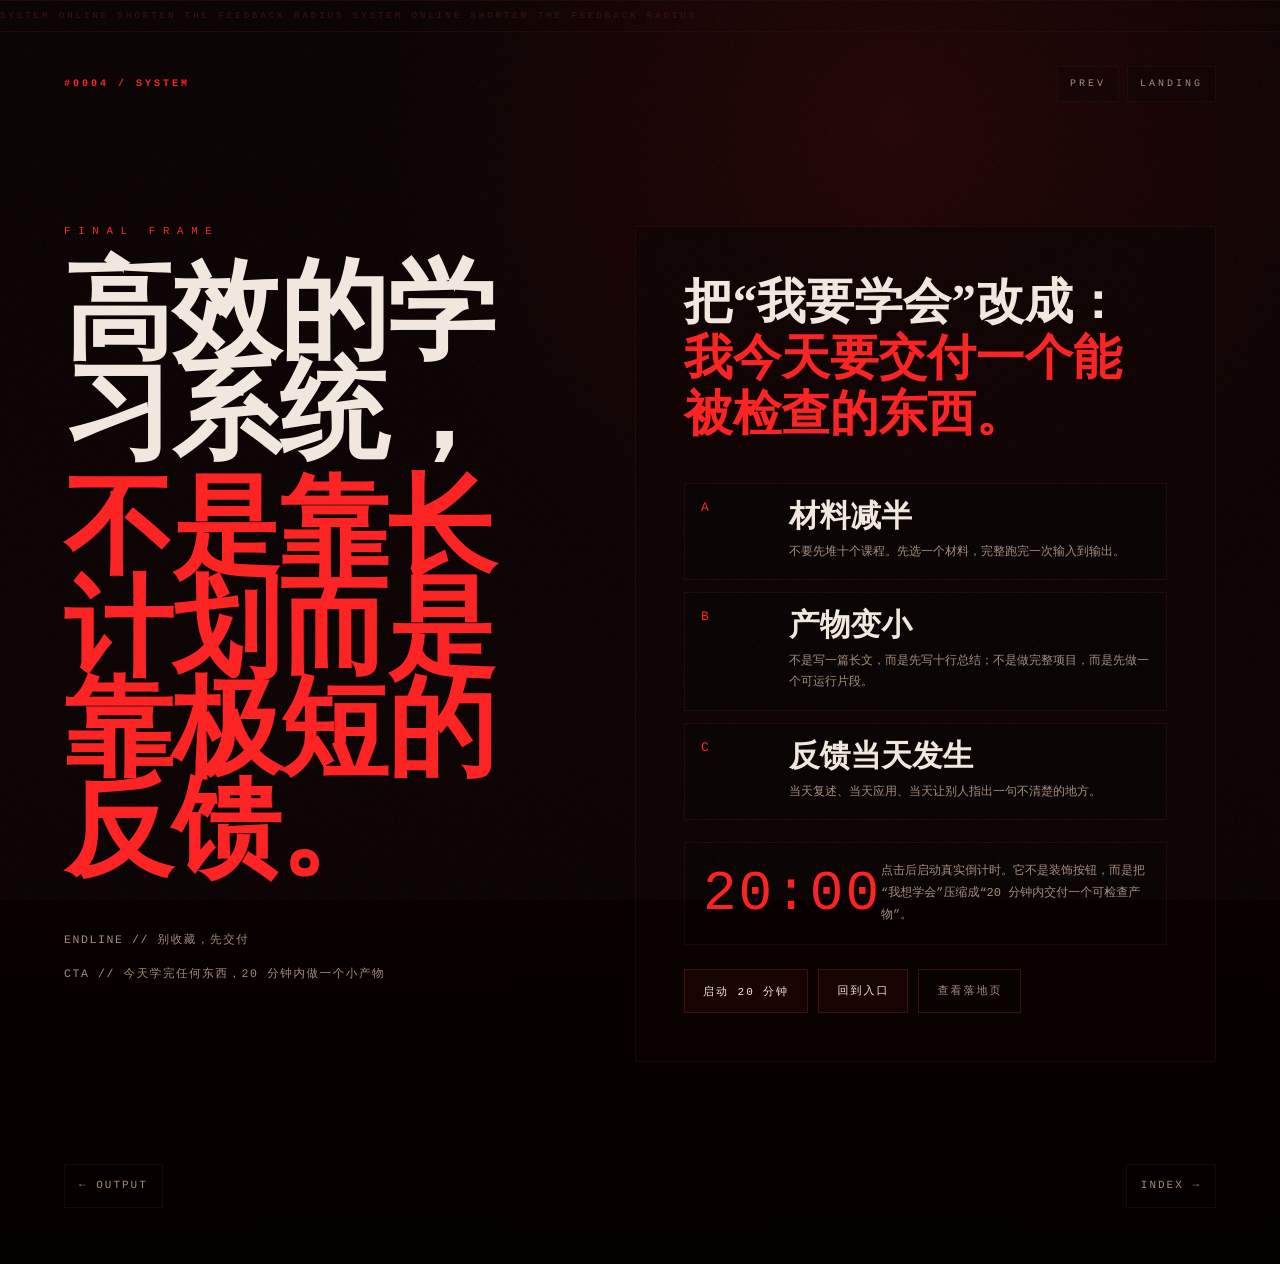
<file: page-04-system.html>
<!doctype html>
<html lang="zh-CN">
<head>
  <meta charset="utf-8">
  <meta name="viewport" content="width=device-width, initial-scale=1">
  <title>04 系统 · 如何学习</title>
  <meta name="theme-color" content="#080000">
  <link rel="stylesheet" href="styles.css">
</head>
<body>
  <main class="shell">
    <div class="ribbon"><span>SYSTEM ONLINE  SHORTEN THE FEEDBACK RADIUS  SYSTEM ONLINE  SHORTEN THE FEEDBACK RADIUS  </span></div>
    <nav class="nav"><strong>#0004 / SYSTEM</strong><div class="nav-links"><a href="page-03-output.html">Prev</a><a href="landing.html">Landing</a></div></nav>
    <section class="stage page-grid">
      <div class="reveal-item" style="--reveal-index: 1;">
        <div class="kicker">FINAL FRAME</div>
        <h1 class="page-title">高效的学习系统，<br><span class="mark">不是靠长计划而是靠极短的反馈。</span></h1>
        <div class="meta-stack">
          <span>ENDLINE // 别收藏，先交付</span>
          <span>CTA // 今天学完任何东西，20 分钟内做一个小产物</span>
        </div>
      </div>
      <div class="panel panel-pad reveal-item" style="--reveal-index: 2;">
        <div class="quote">把“我要学会”改成：<br><strong>我今天要交付一个能被检查的东西。</strong></div>
        <div class="timeline">
          <article class="step">
            <span class="num">A</span>
            <div><h3>材料减半</h3><p>不要先堆十个课程。先选一个材料，完整跑完一次输入到输出。</p></div>
          </article>
          <article class="step">
            <span class="num">B</span>
            <div><h3>产物变小</h3><p>不是写一篇长文，而是先写十行总结；不是做完整项目，而是先做一个可运行片段。</p></div>
          </article>
          <article class="step">
            <span class="num">C</span>
            <div><h3>反馈当天发生</h3><p>当天复述、当天应用、当天让别人指出一句不清楚的地方。</p></div>
          </article>
        </div>
        <div class="timer-box">
          <div class="timer-display" id="delivery-timer">20:00</div>
          <div class="timer-note">点击后启动真实倒计时。它不是装饰按钮，而是把“我想学会”压缩成“20 分钟内交付一个可检查产物”。</div>
        </div>
        <div class="action-row">
          <button class="button" data-countdown="#delivery-timer" data-seconds="1200" data-active-label="TIMER RUNNING">启动 20 分钟</button>
          <a class="button" href="index.html">回到入口</a>
          <a class="button secondary" href="landing.html">查看落地页</a>
        </div>
      </div>
    </section>
    <footer class="footer-nav"><a href="page-03-output.html">← OUTPUT</a><a href="index.html">INDEX →</a></footer>
  </main>
  <script src="behavior.js"></script>
</body>
</html>
</file>
<file: styles.css>
*, *::before, *::after {
  box-sizing: border-box;
}

:root {
  --bg: #080000;
  --panel: #0d0202;
  --panel-2: #120303;
  --accent: #ff2020;
  --accent-soft: rgba(255, 32, 32, 0.12);
  --fg: #f3e9df;
  --muted: #a58c7b;
  --dim: #3a1212;
  --ghost: #1d0808;
  --ready: #42ff82;
  --warn: #ffb042;
  --ease-out: cubic-bezier(.16, 1, .3, 1);
  --mono: "Space Mono", "SFMono-Regular", Consolas, ui-monospace, monospace;
  --serif: "Noto Serif SC", "Songti SC", "Iowan Old Style", Georgia, serif;
  --sans: "Noto Sans SC", -apple-system, BlinkMacSystemFont, "Segoe UI", system-ui, sans-serif;
}

html {
  background: var(--bg);
  color: var(--fg);
  scroll-behavior: smooth;
}

body {
  margin: 0;
  min-height: 100vh;
  overflow-x: hidden;
  background:
    radial-gradient(circle at 70% 10%, rgba(255, 32, 32, 0.1), transparent 32rem),
    linear-gradient(180deg, #080000 0%, #0a0000 58%, #050000 100%);
  color: var(--fg);
  font-family: var(--sans);
  font-weight: 300;
  text-rendering: geometricPrecision;
}

body::before {
  content: "";
  position: fixed;
  inset: 0;
  pointer-events: none;
  opacity: 0.055;
  z-index: 5;
  background-image: url("data:image/svg+xml,%3Csvg xmlns='http://www.w3.org/2000/svg' width='140' height='140'%3E%3Cfilter id='n'%3E%3CfeTurbulence type='fractalNoise' baseFrequency='0.82' numOctaves='2' stitchTiles='stitch'/%3E%3C/filter%3E%3Crect width='100%25' height='100%25' filter='url(%23n)'/%3E%3C/svg%3E");
  animation: grain 0.8s steps(3) infinite;
}

@keyframes grain {
  0% { transform: translate(0, 0); }
  33% { transform: translate(-2%, 1%); }
  66% { transform: translate(2%, -2%); }
  100% { transform: translate(0, 0); }
}

@media (prefers-reduced-motion: reduce) {
  *, *::before, *::after {
    animation-duration: 0.01ms !important;
    animation-iteration-count: 1 !important;
    scroll-behavior: auto !important;
    transition-duration: 0.01ms !important;
  }
}

a {
  color: inherit;
  text-decoration: none;
}

button {
  font: inherit;
}

.shell {
  position: relative;
  z-index: 1;
  min-height: 100vh;
}

.reveal-item {
  opacity: 0;
  transform: translate3d(0, 34px, 0) scale(0.985);
  filter: blur(10px);
  transition:
    opacity 0.9s var(--ease-out),
    transform 0.9s var(--ease-out),
    filter 0.9s var(--ease-out);
  transition-delay: calc(var(--reveal-index, 0) * 90ms);
  will-change: opacity, transform, filter;
}

.reveal-item.is-visible {
  opacity: 1;
  transform: translate3d(0, 0, 0) scale(1);
  filter: blur(0);
}

.reveal-left {
  transform: translate3d(-28px, 28px, 0) scale(0.985);
}

.reveal-right {
  transform: translate3d(28px, 28px, 0) scale(0.985);
}

.ribbon {
  overflow: hidden;
  white-space: nowrap;
  border-block: 1px solid var(--ghost);
  color: var(--dim);
  font-family: var(--mono);
  font-size: 9px;
  letter-spacing: 3px;
  padding: 10px 0;
  user-select: none;
}

.ribbon span {
  display: inline-block;
  min-width: 220%;
  animation: ribbon 46s linear infinite;
}

@keyframes ribbon {
  to { transform: translateX(-50%); }
}

.nav {
  display: flex;
  align-items: center;
  justify-content: space-between;
  gap: 16px;
  padding: clamp(18px, 3vw, 34px) clamp(18px, 5vw, 72px);
  font-family: var(--mono);
  font-size: 10px;
  letter-spacing: 3px;
  color: var(--muted);
  text-transform: uppercase;
}

.nav strong {
  color: var(--accent);
  font-weight: 700;
}

.nav-links {
  display: flex;
  gap: 8px;
  flex-wrap: wrap;
  justify-content: flex-end;
}

.nav a {
  min-height: 36px;
  display: inline-flex;
  align-items: center;
  border: 1px solid var(--ghost);
  padding: 0 12px;
  color: var(--muted);
  background: rgba(13, 2, 2, 0.54);
}

.nav a:hover,
.nav a:focus-visible {
  color: var(--fg);
  border-color: var(--dim);
  background: rgba(255, 32, 32, 0.06);
  outline: none;
}

.hero {
  width: min(1440px, 100%);
  margin: 0 auto;
  padding: clamp(64px, 10vw, 140px) clamp(18px, 5vw, 84px) clamp(80px, 10vw, 160px);
}

.hero.full {
  display: flex;
  flex-direction: column;
  align-items: center;
  text-align: center;
  gap: clamp(60px, 8vw, 120px);
}

.hero-content {
  max-width: 1100px;
}

.kicker {
  color: var(--accent);
  font-family: var(--mono);
  font-size: clamp(10px, 0.84vw, 12px);
  letter-spacing: clamp(4px, 0.6vw, 8px);
  margin-bottom: 24px;
  text-transform: uppercase;
}

.title {
  margin: 0;
  font-family: var(--serif);
  font-size: clamp(64px, 10vw, 164px);
  font-weight: 900;
  line-height: 0.85;
  text-wrap: balance;
  letter-spacing: -0.02em;
  text-align: left;
}

.title .red {
  display: block;
  font-size: 0.82em;
  line-height: 1;
  color: var(--accent);
  text-shadow: 3px 0 rgba(0, 220, 255, 0.24), -3px 0 rgba(255, 32, 32, 0.32);
}

.title .thin {
  color: var(--muted);
  display: block;
  margin-top: 0.15em;
  font-family: var(--sans);
  font-size: 0.32em;
  font-weight: 500;
  letter-spacing: 0.1em;
  text-transform: uppercase;
}

.subcopy {
  max-width: 720px;
  margin: 40px auto 0;
  color: var(--muted);
  font-family: var(--mono);
  font-size: clamp(13px, 1.2vw, 16px);
  letter-spacing: 0.5px;
  line-height: 2.2;
}

.console {
  border: 1px solid var(--ghost);
  background: linear-gradient(180deg, rgba(18, 3, 3, 0.72), rgba(8, 0, 0, 0.86));
  box-shadow: 0 40px 120px rgba(0, 0, 0, 0.44), inset 0 0 0 1px rgba(255, 32, 32, 0.025);
  min-width: 0;
  width: 100%;
}

.hero.full .console {
  max-width: 900px;
}

.console-head,
.console-foot {
  display: flex;
  justify-content: space-between;
  gap: 14px;
  padding: 13px 16px;
  border-bottom: 1px solid var(--ghost);
  color: var(--muted);
  font-family: var(--mono);
  font-size: 10px;
  letter-spacing: 2.5px;
  text-transform: uppercase;
}

.console-foot {
  border-top: 1px solid var(--ghost);
  border-bottom: 0;
  color: var(--dim);
}

.live {
  color: var(--ready);
}

.live::before {
  content: "";
  width: 6px;
  height: 6px;
  display: inline-block;
  margin-right: 8px;
  border-radius: 99px;
  background: currentColor;
  box-shadow: 0 0 12px rgba(66, 255, 130, 0.7);
}

.console-body {
  padding: clamp(20px, 3vw, 40px);
}

.terminal-lines {
  display: grid;
  gap: 12px;
  color: var(--muted);
  font-family: var(--mono);
  font-size: clamp(12px, 1.1vw, 15px);
  line-height: 1.8;
}

.terminal-lines b {
  color: var(--fg);
  font-weight: 700;
}

.terminal-lines .danger {
  color: var(--accent);
}

.fan-signal {
  position: relative;
  display: grid;
  gap: 18px;
}

.fan-panel {
  position: relative;
  min-height: clamp(360px, 42vw, 560px);
  overflow: hidden;
  border: 1px solid var(--ghost);
  background:
    linear-gradient(rgba(255, 32, 32, 0.07) 1px, transparent 1px),
    linear-gradient(90deg, rgba(255, 32, 32, 0.06) 1px, transparent 1px),
    radial-gradient(circle at 50% 48%, rgba(255, 32, 32, 0.17), transparent 32%),
    #080000;
  background-size: 100% 28px, 28px 100%, 100% 100%, 100% 100%;
}

.fan-panel::before,
.fan-panel::after {
  content: "";
  position: absolute;
  inset: 0;
  pointer-events: none;
}

.fan-panel::before {
  height: 38%;
  opacity: 0.42;
  background: linear-gradient(180deg, transparent, rgba(255, 32, 32, 0.22), transparent);
  animation: fanScan 4s var(--ease-out) infinite;
}

.fan-panel::after {
  background:
    radial-gradient(circle at 50% 48%, transparent 0 25%, rgba(255, 32, 32, 0.18) 25.5%, transparent 26.3%),
    radial-gradient(circle at 50% 48%, transparent 0 40%, rgba(66, 255, 130, 0.12) 40.5%, transparent 41.2%);
  opacity: 0.82;
}

.fan-ring {
  position: absolute;
  z-index: 1;
  inset: 50%;
  width: min(68%, 360px);
  aspect-ratio: 1;
  translate: -50% -50%;
  border: 1px solid rgba(255, 32, 32, 0.46);
  border-radius: 999px;
  animation: fanSpin 12s linear infinite;
}

.fan-ring::before,
.fan-ring::after {
  content: "";
  position: absolute;
  border-radius: 999px;
}

.fan-ring::before {
  inset: 16%;
  border: 1px dashed rgba(66, 255, 130, 0.28);
  animation: fanSpin 8s linear reverse infinite;
}

.fan-ring::after {
  width: 10px;
  height: 10px;
  right: 16%;
  top: 18%;
  background: var(--accent);
  box-shadow: 0 0 24px rgba(255, 32, 32, 0.9);
}

.fan-core {
  position: absolute;
  z-index: 2;
  inset: 50%;
  width: min(34%, 170px);
  aspect-ratio: 1;
  translate: -50% -50%;
  display: grid;
  place-items: center;
  align-content: center;
  gap: 6px;
  border: 1px solid rgba(255, 32, 32, 0.74);
  border-radius: 999px;
  background: rgba(8, 0, 0, 0.9);
  box-shadow: 0 0 54px rgba(255, 32, 32, 0.22), inset 0 0 34px rgba(255, 32, 32, 0.1);
  font-family: var(--mono);
  text-align: center;
}

.fan-core::before {
  content: "";
  position: absolute;
  inset: -28%;
  border-radius: inherit;
  background: radial-gradient(circle, rgba(255, 32, 32, 0.28), transparent 58%);
  animation: fanPulse 1.9s ease-out infinite;
  z-index: -1;
}

.fan-core small,
.fan-core span {
  color: var(--muted);
  font-size: 10px;
  letter-spacing: 3px;
  text-transform: uppercase;
}

.fan-core strong {
  color: var(--fg);
  font-size: clamp(34px, 5.5vw, 62px);
  line-height: 0.9;
  letter-spacing: 0;
  font-variant-numeric: tabular-nums;
}

.fan-bars {
  position: absolute;
  left: 18px;
  right: 18px;
  bottom: 18px;
  z-index: 2;
  height: 92px;
  display: grid;
  grid-template-columns: repeat(18, minmax(0, 1fr));
  gap: 6px;
  align-items: end;
}

.fan-bars span {
  min-height: 8px;
  height: var(--h);
  border: 1px solid rgba(255, 32, 32, 0.26);
  background: rgba(255, 32, 32, 0.16);
  animation: fanBars 1.4s ease-in-out infinite alternate;
  animation-delay: calc(var(--i) * -0.08s);
}

.fan-signal.is-awake .fan-bars span:nth-child(2n),
.fan-bars span:nth-child(3n) {
  border-color: rgba(66, 255, 130, 0.26);
  background: rgba(66, 255, 130, 0.12);
}

.fan-caption {
  color: var(--fg);
  font-family: var(--sans);
  font-size: clamp(30px, 3.5vw, 58px);
  font-weight: 900;
  line-height: 1.02;
  letter-spacing: 0;
  text-wrap: balance;
}

.fan-meta {
  display: grid;
  grid-template-columns: repeat(3, minmax(0, 1fr));
  gap: 8px;
}

.fan-chip {
  min-height: 76px;
  border: 1px solid var(--ghost);
  background: rgba(8, 0, 0, 0.68);
  padding: 12px;
  font-family: var(--mono);
}

.fan-chip span {
  display: block;
  margin-bottom: 8px;
  color: var(--dim);
  font-size: 10px;
  letter-spacing: 2px;
}

.fan-chip b {
  color: var(--muted);
  font-size: 11px;
  line-height: 1.6;
}

.fan-actions {
  display: grid;
  grid-template-columns: repeat(3, minmax(0, 1fr));
  gap: 8px;
}

.fan-action {
  min-height: 48px;
  border: 1px solid var(--ghost);
  background: rgba(13, 2, 2, 0.78);
  color: var(--muted);
  cursor: pointer;
  font-family: var(--mono);
  font-size: 11px;
  letter-spacing: 1.5px;
  display: flex;
  align-items: center;
  justify-content: center;
  text-align: center;
  padding: 0 12px;
  transition: all 0.2s var(--ease-out);
}

.fan-action:hover,
.fan-action:focus-visible,
.fan-action.is-active {
  color: var(--fg);
  border-color: var(--accent);
  background: rgba(255, 32, 32, 0.1);
  outline: none;
}

.fan-signal.is-awake .fan-panel {
  border-color: rgba(255, 32, 32, 0.62);
  box-shadow: inset 0 0 0 1px rgba(255, 32, 32, 0.12), 0 0 76px rgba(255, 32, 32, 0.16);
}

@keyframes fanScan {
  0% { transform: translateY(-46%); }
  55%, 100% { transform: translateY(164%); }
}

@keyframes fanSpin {
  to { transform: rotate(360deg); }
}

@keyframes fanPulse {
  0%, 100% { transform: scale(0.92); opacity: 0.5; }
  50% { transform: scale(1.14); opacity: 0.95; }
}

@keyframes fanBars {
  to { transform: scaleY(0.54); opacity: 0.58; }
}

.cards {
  width: min(1560px, 100%);
  margin: 0 auto;
  padding: clamp(20px, 4vw, 56px) clamp(18px, 5vw, 84px) clamp(80px, 9vw, 140px);
  display: grid;
  grid-template-columns: repeat(5, minmax(0, 1fr));
  gap: 12px;
}

.screen-card {
  min-height: 230px;
  border: 1px solid var(--ghost);
  background: rgba(13, 2, 2, 0.74);
  padding: 24px;
  display: flex;
  flex-direction: column;
  justify-content: space-between;
  transition: transform 0.35s cubic-bezier(.16,1,.3,1), border-color 0.35s, background 0.35s;
}

.screen-card:hover,
.screen-card:focus-visible {
  transform: translateY(-6px);
  border-color: var(--dim);
  background: rgba(255, 32, 32, 0.045);
  outline: none;
}

.screen-card .idx {
  font-family: var(--mono);
  font-size: 10px;
  letter-spacing: 4px;
  color: var(--dim);
}

.screen-card h2 {
  margin: 32px 0 16px;
  font-family: var(--serif);
  font-size: clamp(30px, 3.3vw, 54px);
  font-weight: 900;
  line-height: 0.96;
  letter-spacing: -0.01em;
}

.screen-card p {
  margin: 0;
  color: var(--muted);
  font-family: var(--mono);
  font-size: 11px;
  line-height: 1.8;
  max-width: 28ch;
}

.stage {
  width: min(1360px, 100%);
  margin: 0 auto;
  min-height: calc(100vh - 92px);
  padding: clamp(54px, 7vw, 108px) clamp(18px, 5vw, 84px) clamp(72px, 8vw, 126px);
}

.page-grid {
  display: grid;
  grid-template-columns: minmax(0, 0.92fr) minmax(320px, 1.08fr);
  gap: clamp(40px, 6vw, 100px);
  align-items: start;
}

.page-title {
  margin: 0;
  font-family: var(--serif);
  font-size: clamp(54px, 8.5vw, 134px);
  font-weight: 900;
  line-height: 0.92;
  letter-spacing: -0.01em;
  text-wrap: balance;
  text-align: left;
}

.page-title .mark {
  display: block;
  color: var(--accent);
  margin-top: 0.15em;
}

.meta-stack {
  margin-top: clamp(28px, 4vw, 52px);
  display: flex;
  flex-direction: column;
  align-items: flex-start;
  gap: 12px;
  color: var(--muted);
  font-family: var(--mono);
  font-size: clamp(10px, 0.9vw, 12px);
  letter-spacing: 1.6px;
  line-height: 1.9;
  text-align: left;
}

.panel {
  border: 1px solid var(--ghost);
  background: rgba(13, 2, 2, 0.76);
  width: 100%;
}

.panel-pad {
  padding: clamp(24px, 4vw, 48px);
}

.quote {
  font-family: var(--serif);
  font-size: clamp(28px, 3.8vw, 64px);
  line-height: 1.15;
  font-weight: 900;
  letter-spacing: 0;
  text-wrap: balance;
  margin-bottom: 40px;
  text-align: left;
}

.quote strong {
  color: var(--accent);
  font-weight: 900;
}

.module-grid {
  display: grid;
  grid-template-columns: repeat(3, minmax(0, 1fr));
  gap: 10px;
  margin-top: 22px;
}

.mini {
  border: 1px solid var(--ghost);
  background: #080000;
  padding: 16px;
  min-height: 142px;
}

.mini b {
  display: block;
  color: var(--accent);
  font-family: var(--mono);
  font-size: 10px;
  letter-spacing: 3px;
  margin-bottom: 16px;
}

.mini p {
  margin: 0;
  color: var(--muted);
  font-family: var(--mono);
  font-size: 11px;
  line-height: 1.9;
}

.timeline {
  display: grid;
  gap: 12px;
}

.step {
  display: grid;
  grid-template-columns: 70px 1fr;
  gap: 18px;
  border: 1px solid var(--ghost);
  background: rgba(8, 0, 0, 0.72);
  padding: 16px;
}

.step .num {
  color: var(--accent);
  font-family: var(--mono);
  font-size: 13px;
  letter-spacing: 3px;
}

.step h3 {
  margin: 0 0 8px;
  font-family: var(--serif);
  font-size: clamp(24px, 2.4vw, 36px);
  font-weight: 900;
  line-height: 1.1;
  letter-spacing: 0;
}

.step p {
  margin: 0;
  color: var(--muted);
  font-family: var(--mono);
  font-size: 12px;
  line-height: 1.8;
}

.meter {
  margin-top: 22px;
  display: grid;
  gap: 12px;
}

.meter-row {
  display: grid;
  grid-template-columns: 110px 1fr 48px;
  align-items: center;
  gap: 14px;
  color: var(--muted);
  font-family: var(--mono);
  font-size: 10px;
  letter-spacing: 2px;
}

.bar {
  height: 3px;
  background: var(--ghost);
  overflow: hidden;
}

.bar i {
  display: block;
  height: 100%;
  width: var(--w);
  background: var(--accent);
  transform: scaleX(0.22);
  transform-origin: left;
  transition: transform 0.8s cubic-bezier(.16,1,.3,1), width 0.8s cubic-bezier(.16,1,.3,1);
}

.is-loaded .bar i {
  transform: scaleX(1);
}

.action-row {
  display: flex;
  flex-wrap: wrap;
  gap: 10px;
  margin-top: 24px;
}

.button {
  min-height: 44px;
  border: 1px solid var(--dim);
  background: rgba(255, 32, 32, 0.06);
  color: var(--fg);
  cursor: pointer;
  display: inline-flex;
  align-items: center;
  justify-content: center;
  padding: 0 18px;
  font-family: var(--mono);
  font-size: 11px;
  letter-spacing: 2px;
  text-transform: uppercase;
}

.button:hover,
.button:focus-visible {
  border-color: var(--accent);
  background: rgba(255, 32, 32, 0.13);
  outline: none;
}

.button.secondary {
  color: var(--muted);
  background: transparent;
}

.button.is-complete,
.button[aria-pressed="true"] {
  color: var(--ready);
  border-color: rgba(66, 255, 130, 0.52);
  background: rgba(66, 255, 130, 0.08);
}

.interaction-panel {
  border: 1px solid var(--ghost);
  background:
    linear-gradient(90deg, rgba(255, 32, 32, 0.06), transparent 38%),
    #080000;
  margin-top: 22px;
  padding: 16px;
  font-family: var(--mono);
  color: var(--muted);
}

.interaction-panel h3 {
  margin: 0 0 14px;
  color: var(--fg);
  font-family: var(--mono);
  font-size: 11px;
  letter-spacing: 3px;
  text-transform: uppercase;
}

.signal-console {
  position: relative;
  overflow: hidden;
}

.signal-console::before {
  content: "";
  position: absolute;
  inset: 39px 0 auto;
  height: 1px;
  background: linear-gradient(90deg, transparent, rgba(255, 32, 32, 0.8), transparent);
  opacity: 0.45;
  animation: signalSweep 3.6s linear infinite;
}

.signal-stage {
  position: relative;
  min-height: clamp(330px, 45vw, 520px);
  border: 1px solid var(--ghost);
  background:
    linear-gradient(rgba(255, 32, 32, 0.055) 1px, transparent 1px),
    linear-gradient(90deg, rgba(255, 32, 32, 0.055) 1px, transparent 1px),
    radial-gradient(circle at 50% 50%, rgba(255, 32, 32, 0.16), transparent 34%),
    #080000;
  background-size: 100% 26px, 26px 100%, 100% 100%, 100% 100%;
  overflow: hidden;
}

.signal-stage::before,
.signal-stage::after {
  content: "";
  position: absolute;
  inset: 0;
  pointer-events: none;
}

.signal-stage::before {
  background: linear-gradient(180deg, transparent 0%, rgba(255, 32, 32, 0.16) 48%, transparent 52%);
  height: 42%;
  opacity: 0.42;
  animation: signalScan 4.2s cubic-bezier(.16,1,.3,1) infinite;
}

.signal-stage::after {
  background: radial-gradient(circle at 50% 52%, transparent 0 26%, rgba(255, 32, 32, 0.16) 26.5%, transparent 27.2%, transparent 38%, rgba(66, 255, 130, 0.12) 38.6%, transparent 39.2%);
  opacity: 0.8;
}

.signal-readout,
.signal-copy {
  position: absolute;
  z-index: 2;
  left: 16px;
  right: 16px;
  display: flex;
  justify-content: space-between;
  gap: 14px;
  color: var(--muted);
  font-family: var(--mono);
  font-size: 10px;
  letter-spacing: 2px;
  text-transform: uppercase;
}

.signal-readout {
  top: 15px;
}

.signal-readout b {
  color: var(--ready);
  font-weight: 700;
}

.signal-copy {
  bottom: 16px;
  max-width: 520px;
  text-transform: none;
  letter-spacing: 1px;
  line-height: 1.85;
}

.signal-core {
  position: absolute;
  z-index: 1;
  inset: 54px 32px 76px;
  display: grid;
  place-items: center;
}

.signal-orbit,
.signal-pulse,
.signal-scan,
.signal-center {
  position: absolute;
  border-radius: 999px;
}

.signal-orbit {
  border: 1px solid rgba(255, 32, 32, 0.42);
  width: min(74%, 330px);
  aspect-ratio: 1;
  animation: signalRotate 11s linear infinite;
}

.orbit-a::before,
.orbit-b::before {
  content: "";
  position: absolute;
  width: 9px;
  height: 9px;
  border-radius: 999px;
  background: var(--accent);
  box-shadow: 0 0 18px rgba(255, 32, 32, 0.82);
}

.orbit-a::before {
  top: 13%;
  right: 20%;
}

.orbit-b {
  width: min(54%, 245px);
  border-style: dashed;
  border-color: rgba(66, 255, 130, 0.24);
  animation-duration: 7s;
  animation-direction: reverse;
}

.orbit-b::before {
  left: 12%;
  bottom: 22%;
  background: var(--ready);
  box-shadow: 0 0 18px rgba(66, 255, 130, 0.72);
}

.signal-pulse {
  width: min(38%, 172px);
  aspect-ratio: 1;
  background: radial-gradient(circle, rgba(255, 32, 32, 0.34), rgba(255, 32, 32, 0.05) 62%, transparent 64%);
  animation: signalPulse 2.4s ease-in-out infinite;
}

.signal-center {
  width: min(30%, 138px);
  aspect-ratio: 1;
  display: grid;
  place-items: center;
  align-content: center;
  gap: 4px;
  border: 1px solid rgba(255, 32, 32, 0.72);
  background: rgba(8, 0, 0, 0.88);
  box-shadow: 0 0 46px rgba(255, 32, 32, 0.2), inset 0 0 30px rgba(255, 32, 32, 0.08);
  font-family: var(--mono);
  z-index: 2;
}

.signal-center span {
  color: var(--dim);
  font-size: 11px;
  letter-spacing: 3px;
}

.signal-center b {
  color: var(--fg);
  font-size: clamp(13px, 1.6vw, 18px);
  letter-spacing: 2px;
}

.signal-scan {
  width: min(84%, 380px);
  height: min(84%, 380px);
  background: conic-gradient(from 0deg, rgba(255, 32, 32, 0.38), transparent 18%, transparent 100%);
  -webkit-mask: radial-gradient(circle, transparent 0 32%, #000 33% 34%, transparent 35%);
  mask: radial-gradient(circle, transparent 0 32%, #000 33% 34%, transparent 35%);
  animation: signalRotate 3.2s linear infinite;
}

.signal-bars {
  position: absolute;
  z-index: 2;
  right: 16px;
  bottom: 16px;
  width: 86px;
  height: 72px;
  display: grid;
  grid-template-columns: repeat(7, 1fr);
  gap: 5px;
  align-items: end;
}

.signal-bars span {
  min-height: 10px;
  height: var(--h);
  border: 1px solid rgba(255, 32, 32, 0.28);
  background: rgba(255, 32, 32, 0.16);
  animation: signalBars 1.4s ease-in-out infinite alternate;
}

.signal-bars span:nth-child(2n) {
  border-color: rgba(66, 255, 130, 0.24);
  background: rgba(66, 255, 130, 0.12);
  animation-delay: 0.25s;
}

.signal-controls {
  display: grid;
  grid-template-columns: repeat(4, minmax(0, 1fr));
  gap: 8px;
  margin-top: 10px;
}

.signal-node {
  min-height: 48px;
  border: 1px solid var(--ghost);
  background: rgba(13, 2, 2, 0.74);
  color: var(--muted);
  cursor: pointer;
  font-family: var(--mono);
  font-size: 10px;
  letter-spacing: 2px;
  text-align: left;
  padding: 0 10px;
}

.signal-node:hover,
.signal-node:focus-visible,
.signal-node.is-active {
  color: var(--fg);
  border-color: var(--accent);
  background: rgba(255, 32, 32, 0.1);
  outline: none;
}

.signal-node.is-active::before {
  content: "> ";
  color: var(--ready);
}

.signal-console.is-activated .signal-stage {
  border-color: rgba(255, 32, 32, 0.62);
  box-shadow: inset 0 0 0 1px rgba(255, 32, 32, 0.14), 0 0 70px rgba(255, 32, 32, 0.16);
}

.signal-console.is-activated .signal-pulse {
  background: radial-gradient(circle, rgba(66, 255, 130, 0.32), rgba(255, 32, 32, 0.08) 62%, transparent 64%);
}

.signal-check {
  margin-top: 10px;
}

@keyframes signalSweep {
  0% { transform: translateX(-100%); }
  100% { transform: translateX(100%); }
}

@keyframes signalScan {
  0% { transform: translateY(-44%); }
  55%, 100% { transform: translateY(160%); }
}

@keyframes signalRotate {
  to { transform: rotate(360deg); }
}

@keyframes signalPulse {
  0%, 100% { transform: scale(0.9); opacity: 0.46; }
  50% { transform: scale(1.14); opacity: 0.92; }
}

@keyframes signalBars {
  to { transform: scaleY(0.58); opacity: 0.58; }
}

.status-grid {
  display: grid;
  grid-template-columns: repeat(3, minmax(0, 1fr));
  gap: 8px;
}

.status-cell {
  border: 1px solid var(--ghost);
  min-height: 74px;
  padding: 12px;
  background: rgba(13, 2, 2, 0.72);
}

.status-cell b,
.choice-result b {
  display: block;
  margin-bottom: 9px;
  color: var(--accent);
  font-size: 10px;
  letter-spacing: 2px;
}

.status-cell span,
.choice-result span {
  display: block;
  font-size: 11px;
  line-height: 1.7;
}

.console.is-activated,
.panel.is-activated,
.interaction-panel.is-activated {
  border-color: rgba(255, 32, 32, 0.55);
  box-shadow: inset 0 0 0 1px rgba(255, 32, 32, 0.12), 0 0 46px rgba(255, 32, 32, 0.1);
}

.is-activated .status-cell,
.status-cell.is-active {
  border-color: rgba(66, 255, 130, 0.35);
  background: rgba(66, 255, 130, 0.045);
}

.choice-grid {
  display: grid;
  grid-template-columns: 1fr 1fr;
  gap: 8px;
  margin-top: 12px;
}

.choice-card {
  border: 1px solid var(--ghost);
  background: rgba(13, 2, 2, 0.74);
  color: var(--muted);
  cursor: pointer;
  min-height: 108px;
  padding: 14px;
  text-align: left;
  font-family: var(--mono);
}

.choice-card:hover,
.choice-card:focus-visible,
.choice-card.is-selected {
  border-color: var(--accent);
  color: var(--fg);
  background: rgba(255, 32, 32, 0.09);
  outline: none;
}

.choice-card b {
  display: block;
  margin-bottom: 10px;
  color: var(--accent);
  letter-spacing: 2px;
}

.choice-result {
  display: none;
  margin-top: 10px;
  border: 1px solid rgba(66, 255, 130, 0.32);
  background: rgba(66, 255, 130, 0.045);
  padding: 14px;
}

.choice-result.is-active {
  display: block;
}

.step {
  transition: border-color 0.35s, background 0.35s, transform 0.35s cubic-bezier(.16,1,.3,1);
}

.step.is-active {
  border-color: rgba(255, 32, 32, 0.62);
  background: rgba(255, 32, 32, 0.065);
  transform: translateX(6px);
}

.mini {
  transition: border-color 0.35s, background 0.35s, transform 0.35s cubic-bezier(.16,1,.3,1);
}

.mini.is-active {
  border-color: rgba(66, 255, 130, 0.38);
  background: rgba(66, 255, 130, 0.045);
  transform: translateY(-4px);
}

.timer-box {
  border: 1px solid var(--ghost);
  margin-top: 22px;
  padding: 18px;
  background: #080000;
  display: grid;
  grid-template-columns: 160px 1fr;
  gap: 18px;
  align-items: center;
}

.timer-display {
  color: var(--accent);
  font-family: var(--mono);
  font-size: clamp(34px, 5vw, 56px);
  letter-spacing: 2px;
  font-variant-numeric: tabular-nums;
}

.timer-note {
  color: var(--muted);
  font-family: var(--mono);
  font-size: 12px;
  line-height: 1.8;
}

.compare {
  display: grid;
  grid-template-columns: 1fr 1fr;
  border: 1px solid var(--ghost);
  margin-top: 22px;
}

.compare > div {
  padding: clamp(18px, 3vw, 32px);
  min-height: 260px;
}

.compare > div + div {
  border-left: 1px solid var(--ghost);
}

.compare h3 {
  margin: 0 0 20px;
  color: var(--accent);
  font-family: var(--mono);
  font-size: 11px;
  letter-spacing: 3px;
}

.compare p {
  margin: 0;
  font-family: var(--serif);
  font-size: clamp(24px, 3vw, 40px);
  line-height: 1.35;
  font-weight: 700;
}

.bad { color: var(--muted); }
.good { color: var(--fg); }

.script-box {
  border: 1px solid var(--ghost);
  background: #080000;
  margin-top: 22px;
  font-family: var(--mono);
  font-size: 12px;
  line-height: 2;
  color: var(--muted);
}

.script-box .line {
  display: grid;
  grid-template-columns: 94px 1fr;
  gap: 14px;
  padding: 13px 16px;
  border-bottom: 1px solid var(--ghost);
}

.script-box .line:last-child {
  border-bottom: 0;
}

.script-box b {
  color: var(--accent);
  letter-spacing: 2px;
}

.footer-nav {
  width: min(1360px, 100%);
  margin: 0 auto;
  padding: 0 clamp(18px, 5vw, 70px) 56px;
  display: flex;
  justify-content: space-between;
  gap: 12px;
  color: var(--muted);
  font-family: var(--mono);
  font-size: 11px;
  letter-spacing: 2px;
}

.footer-nav a {
  border: 1px solid var(--ghost);
  min-height: 44px;
  display: inline-flex;
  align-items: center;
  padding: 0 14px;
}

.landing-band {
  border-top: 1px solid var(--ghost);
  padding: clamp(64px, 9vw, 130px) clamp(18px, 5vw, 84px);
}

.landing-band > * {
  width: min(1360px, 100%);
  margin-inline: auto;
}

.features {
  display: grid;
  grid-template-columns: repeat(3, minmax(0, 1fr));
  gap: 12px;
}

.feature {
  border: 1px solid var(--ghost);
  background: rgba(13, 2, 2, 0.74);
  padding: clamp(18px, 3vw, 30px);
}

.feature h3 {
  margin: 0 0 14px;
  font-family: var(--serif);
  font-size: clamp(30px, 3vw, 46px);
  font-weight: 900;
  line-height: 1.08;
  letter-spacing: -0.01em;
}

.feature p {
  margin: 0;
  color: var(--muted);
  font-family: var(--mono);
  font-size: 12px;
  line-height: 1.85;
}

@media (max-width: 1180px) {
  .cards {
    grid-template-columns: repeat(3, minmax(0, 1fr));
  }
}

@media (max-width: 720px) {
  .split,
  .page-grid {
    grid-template-columns: 1fr;
    align-items: start;
  }

  .cards,
  .features,
  .module-grid,
  .status-grid,
  .fan-meta,
  .fan-actions,
  .signal-controls {
    grid-template-columns: 1fr 1fr;
  }

  .compare {
    grid-template-columns: 1fr;
  }

  .compare > div + div {
    border-left: 0;
    border-top: 1px solid var(--ghost);
  }
}

@media (max-width: 560px) {
  .hero,
  .stage {
    min-height: auto;
  }

  .title {
    font-size: clamp(58px, 17vw, 86px);
  }

  .page-title {
    font-size: clamp(54px, 15vw, 78px);
  }

  .nav {
    align-items: flex-start;
    flex-direction: column;
  }

  .nav-links {
    justify-content: flex-start;
  }

  .cards,
  .features,
  .module-grid,
  .status-grid,
  .fan-meta,
  .fan-actions,
  .signal-controls,
  .choice-grid,
  .timer-box {
    grid-template-columns: 1fr;
  }

  .fan-panel {
    min-height: 360px;
  }

  .signal-stage {
    min-height: 360px;
  }

  .signal-readout,
  .signal-copy {
    position: relative;
    left: auto;
    right: auto;
    top: auto;
    bottom: auto;
    padding: 14px;
  }

  .signal-core {
    position: relative;
    inset: auto;
    min-height: 220px;
  }

  .signal-bars {
    right: 14px;
    bottom: 70px;
  }

  .screen-card {
    min-height: 190px;
  }

  .step,
  .script-box .line,
  .meter-row {
    grid-template-columns: 1fr;
  }

  .meter-row {
    gap: 8px;
  }

  .footer-nav {
    flex-direction: column;
  }
}
</file>
